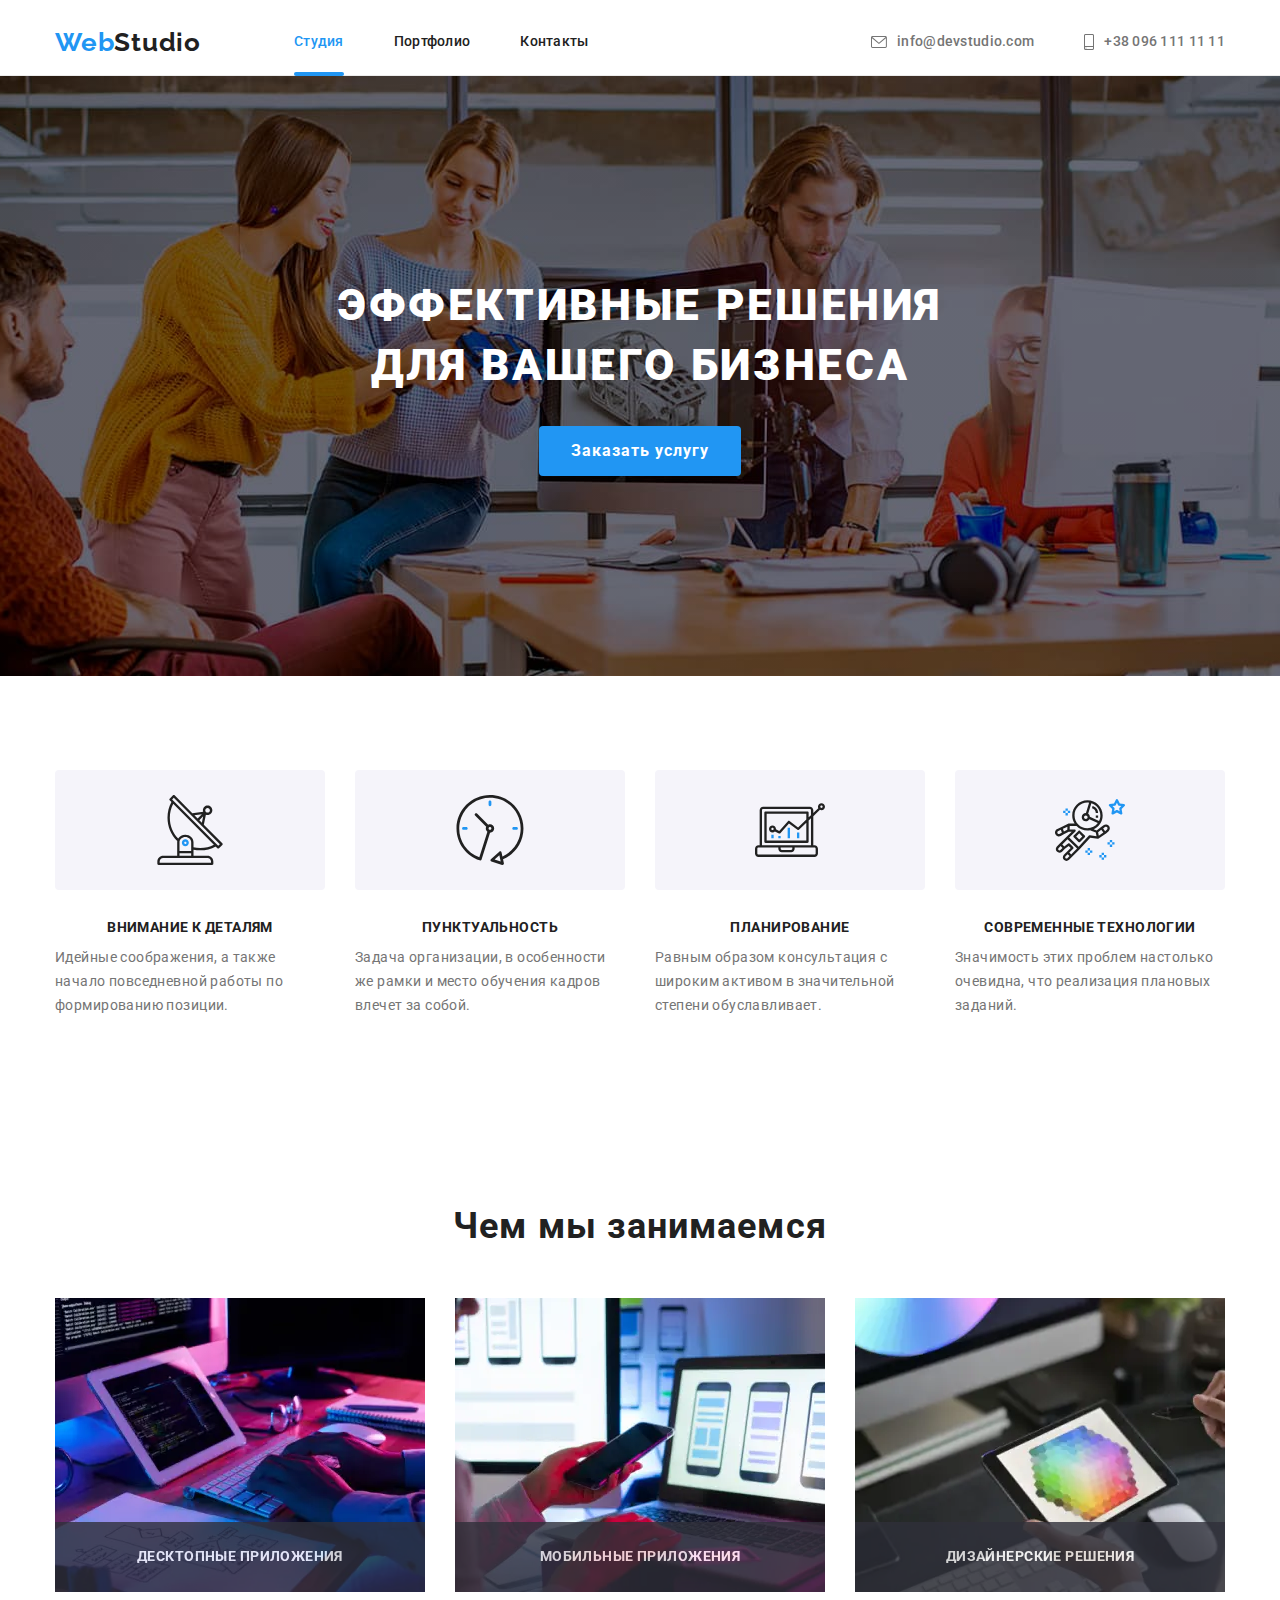
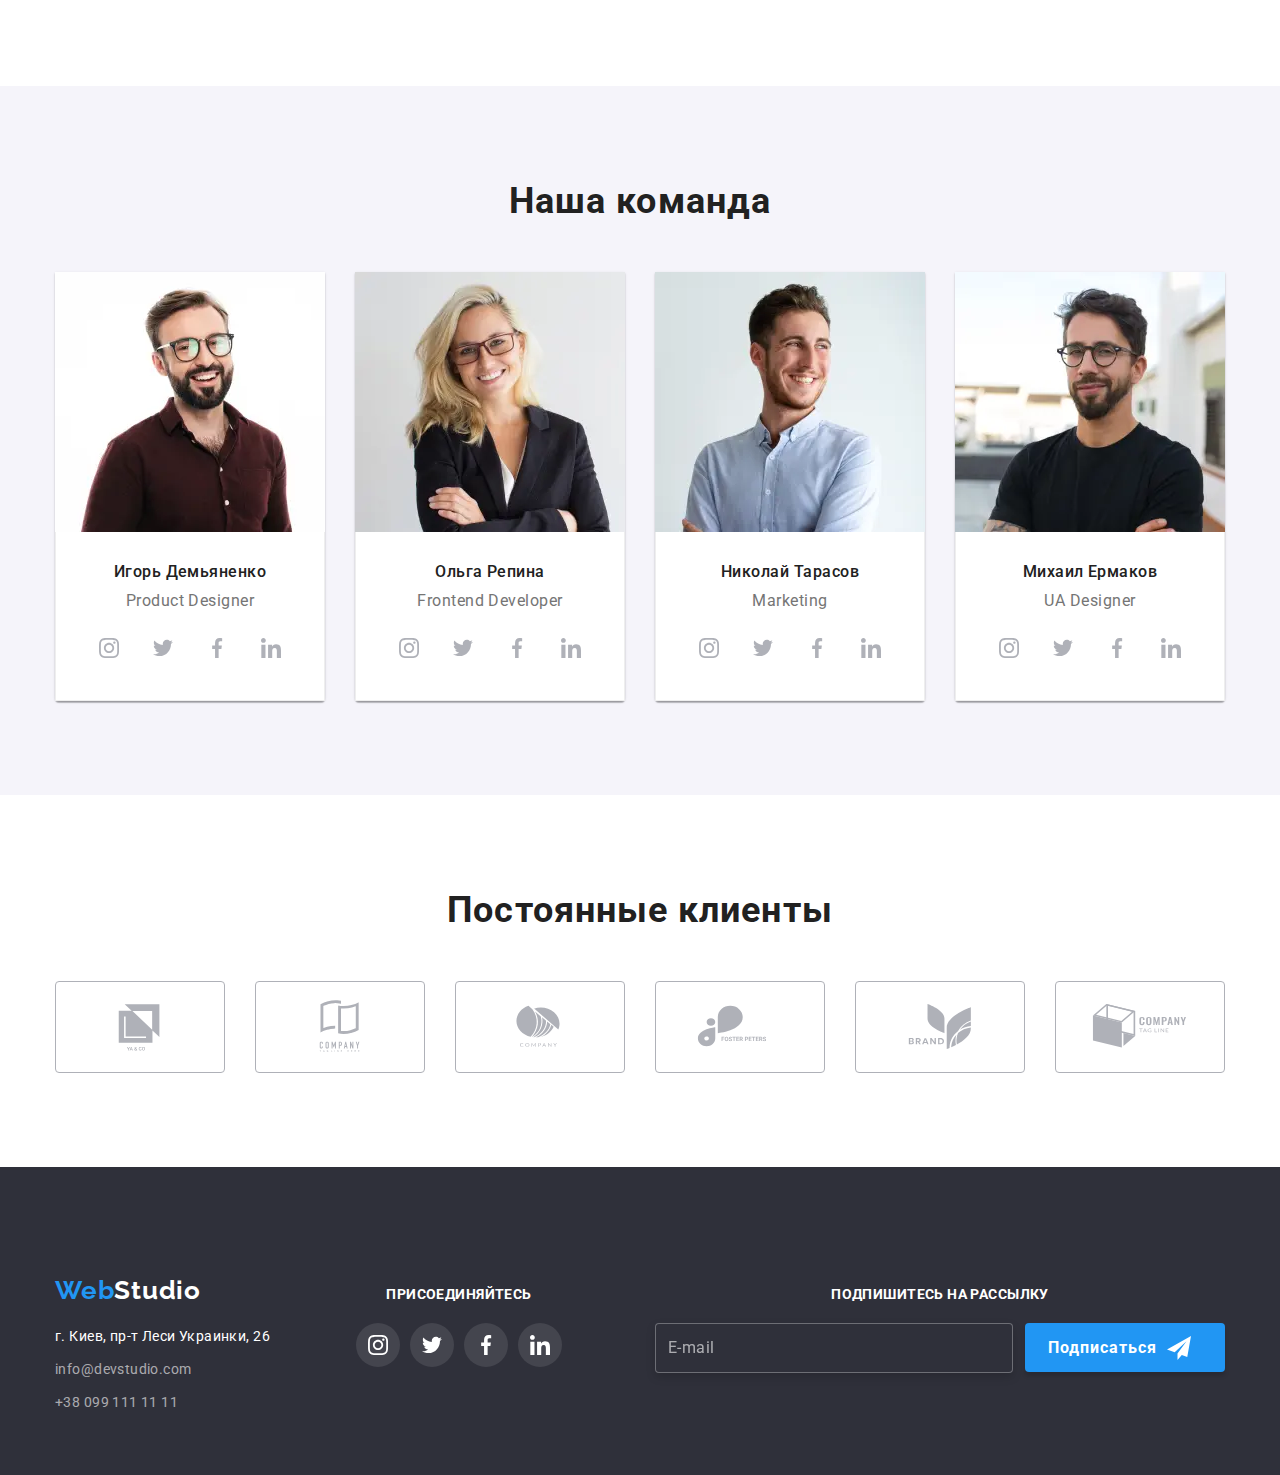
<file: index.html>
<!DOCTYPE html>
<html lang="ru">
  <head>
    <meta charset="UTF-8" />
    <meta http-equiv="X-UA-Compatible" content="IE=edge" />
    <meta name="viewport" content="width=device-width, initial-scale=1.0" />
    <title>Document</title>
    <link
      rel="stylesheet"
      href="https://cdnjs.cloudflare.com/ajax/libs/modern-normalize/1.1.0/modern-normalize.min.css"
    />
    <link rel="preconnect" href="https://fonts.googleapis.com" />
    <link rel="preconnect" href="https://fonts.gstatic.com" crossorigin />
    <link rel="preconnect" href="https://fonts.googleapis.com" />
    <link rel="preconnect" href="https://fonts.gstatic.com" crossorigin />
    <link
      href="https://fonts.googleapis.com/css2?family=Raleway:wght@700&family=Roboto:wght@400;500;700;900&display=swap"
      rel="stylesheet"
    />
    <link
      rel="stylesheet"
      href="https://cdnjs.cloudflare.com/ajax/libs/modern-normalize/1.1.0/modern-normalize.min.css"
    />
    <link rel="stylesheet" href="./css/main.min.css" />
  </head>
  <body class="body">
    <header class="header">
      <div class="container header__container">
        <nav class="navigation">
          <a href="" class="logo header__logo"
            ><span class="logo__color">Web</span>Studio</a
          >
          <ul class="navigation__list">
            <li class="navigation__item">
              <a
                href="./index.html"
                class="navigation__link navigation__current"
                ><span class="navigation__color-studio">Студия</span></a
              >
            </li>
            <li class="navigation__item">
              <a href="./portfolio.html" class="navigation__link">Портфолио</a>
            </li>
            <li class="navigation__item">
              <a href="" class="navigation__link">Контакты</a>
            </li>
          </ul>
        </nav>
        <button type="button" class="mobile-menu-btn" data-menu-open>
          <svg class="mobile-menu-item" width="40" height="40">
            <use href="./images/icons.svg#index-menu-item"></use>
          </svg>
        </button>
        <ul class="contacts-list">
          <li class="contacts-list__item">
            <a href="mailto:info@devstudio.com" class="contacts-list__link-tel"
              ><svg class="contacts-list__svg-icon" width="16" height="12">
                <use href="./images/icons.svg#icon-envelope"></use>
              </svg>
              info@devstudio.com
            </a>
          </li>
          <li class="contacts-list__item">
            <a href="tel:+380961111111" class="contacts-list__link-tel"
              ><svg class="contacts-list__svg-icon" width="10" height="16">
                <use href="./images/icons.svg#icon-smartphone"></use>
              </svg>
              +38 096 111 11 11
            </a>
          </li>
        </ul>
        <div class="mobile-menu" data-menu>
          <div class="container mobile-menu__container">
            <button class="mobile-menu__close-btn" data-menu-close>
              <svg class="mobile-menu__close-icon" width="40" height="40">
                <use href="./images/icons.svg#icon-close-mobile"></use>
              </svg>
            </button>

            <ul class="navigation-list-mobile">
              <li class="navigation-list-mobile__item">
                <a href="" class="navigation-list-mobile__link">Студия</a>
              </li>
              <li class="navigation-list-mobile__item">
                <a href="" class="navigation-list-mobile__link">Портфолио</a>
              </li>
              <li class="navigation-list-mobile__item">
                <a href="" class="navigation-list-mobile__link">Контакты</a>
              </li>
            </ul>

            <ul class="contacts-list-mobile">
              <li class="contacts-list-mobile__item">
                <a href="" class="contacts-list-mobile__tel">
                  +38 096 111 11 11
                </a>
              </li>
              <li class="contacts-list-mobile__item">
                <a
                  href=""
                  class="contacts-list-mobile__tel contacts-list-mobile__email"
                  >info@devstudio.com</a
                >
              </li>
            </ul>

            <ul class="socials-networks-mobile">
              <li class="socials-networks-mobile__item mobile-current">
                <a
                  href="https://www.instagram.com"
                  class="socials-networks-mobile__link"
                  >Instagram</a
                >
              </li>
              <li class="socials-networks-mobile__item mobile-current">
                <a
                  href="https://www.twitter.com"
                  class="socials-networks-mobile__link"
                  >Twitter</a
                >
              </li>
              <li class="socials-networks-mobile__item mobile-current">
                <a
                  href="https://www.facebook.com"
                  class="socials-networks-mobile__link"
                  >Facebook</a
                >
              </li>
              <li class="socials-networks-mobile__item mobile-current">
                <a
                  href="https://www.linkedin.com"
                  class="socials-networks-mobile__link"
                  >Linkedin</a
                >
              </li>
            </ul>
          </div>
        </div>
      </div>
    </header>
    <main>
      <section class="hero">
        <div class="container">
          <h1 class="hero-title">Эффективные решения для вашего бизнеса</h1>
          <button data-modal-open type="button" class="btn">
            Заказать услугу
          </button>
        </div>
      </section>
      <section class="section">
        <div class="container">
          <h2 class="visually-hidden">Наши приемущества</h2>
          <ul class="benefits">
            <li class="benefits-item">
              <div class="benefits-div">
                <svg class="benefits__svg-icon" width="70" height="70">
                  <use href="./images/icons.svg#icon-antenna"></use>
                </svg>
              </div>
              <h2 class="benefits__title">Внимание к деталям</h2>
              <p class="benefits__text">
                Идейные соображения, а также начало повседневной работы по
                формированию позиции.
              </p>
            </li>
            <li class="benefits-item">
              <div class="benefits-div">
                <svg class="benefits__svg-icon" width="70" height="70">
                  <use href="./images/icons.svg#icon-clock"></use>
                </svg>
              </div>
              <h2 class="benefits__title">Пунктуальность</h2>
              <p class="benefits__text">
                Задача организации, в особенности же рамки и место обучения
                кадров влечет за собой.
              </p>
            </li>
            <li class="benefits-item">
              <div class="benefits-div">
                <svg class="benefits__svg-icon" width="70" height="70">
                  <use href="./images/icons.svg#icon-diagram"></use>
                </svg>
              </div>
              <h2 class="benefits__title">Планирование</h2>
              <p class="benefits__text">
                Равным образом консультация с широким активом в значительной
                степени обуславливает.
              </p>
            </li>
            <li class="benefits-item">
              <div class="benefits-div">
                <svg class="benefits__svg-icon" width="70" height="70">
                  <use href="./images/icons.svg#icon-astronaut"></use>
                </svg>
              </div>
              <h2 class="benefits__title">Современные технологии</h2>
              <p class="benefits__text">
                Значимость этих проблем настолько очевидна, что реализация
                плановых заданий.
              </p>
            </li>
          </ul>
        </div>
      </section>
      <section class="section section-work">
        <div class="container">
          <h2 class="work-title">Чем мы занимаемся</h2>
          <ul class="work">
            <li class="work__item">
              <div class="div-positions">
                <picture>
                  <source
                    srcset="
                      ./images/services-imgs/1200/service-1-1200@x1.webp 1x,
                      ./images/services-imgs/1200/service-1-1200@x2.webp 2x
                    "
                    media="(min-width: 1200px)"
                    type="image/webp"
                  />
                  <source
                    srcset="
                      ./images/services-imgs/1200/service-1-1200@x1.jpg 1x,
                      ./images/services-imgs/1200/service-1-1200@x2.jpg 2x
                    "
                    media="(min-width: 1200px)"
                  />
                  <img
                    src="./images/services-imgs/1200/service-1-1200@x1.jpg"
                    alt=" Пользователь работающий за планшетом с клавиатурой"
                    width="370"
                  />
                </picture>
                <p class="work__applications">Десктопные приложения</p>
              </div>
            </li>
            <li class="work__item">
              <div class="div-positions">
                <picture>
                  <source
                    srcset="
                      ./images/services-imgs/1200/service-2-1200@x1.webp 1x,
                      ./images/services-imgs/1200/service-2-1200@x2.webp 2x
                    "
                    media="(min-width: 1200px)"
                    type="image/webp"
                  />
                  <source
                    srcset="
                      ./images/services-imgs/1200/service-2-1200@x1.jpg 1x,
                      ./images/services-imgs/1200/service-2-1200@x2.jpg 2x
                    "
                    media="(min-width: 1200px)"
                  />
                  <img
                    src="./images/services-imgs/1200/service-2-1200@x1.jpg"
                    alt="Пользватель работающий за ноутбуком"
                    width="370"
                  />
                </picture>

                <p class="work__applications">Мобильные приложения</p>
              </div>
            </li>
            <li class="work__item">
              <div class="div-positions">
                <picture>
                  <source
                    srcset="
                      ./images/services-imgs/1200/service-3-1200@x1.webp 1x,
                      ./images/services-imgs/1200/service-3-1200@x2.webp 2x
                    "
                    media="(min-width: 1200px)"
                    type="image/webp"
                  />
                  <source
                    srcset="
                      ./images/services-imgs/1200/service-3-1200@x1.jpg 1x,
                      ./images/services-imgs/1200/service-3-1200@x2.jpg 2x
                    "
                    media="(min-width: 1200px)"
                  />
                  <img
                    src="./images/services-imgs/1200/service-3-1200@x1.jpg"
                    alt="Пользователь работающий за планшетом"
                    width="370"
                  />
                </picture>

                <p class="work__applications">Дизайнерские решения</p>
              </div>
            </li>
          </ul>
        </div>
      </section>
      <section class="section section__background">
        <div class="container">
          <h2 class="team-title">Наша команда</h2>
          <ul class="team">
            <li class="team__item">
              <picture>
                <source
                  srcset="
                    ./images/team-member-imgs/1200/team-member-1-1200@x1.webp 1x,
                    ./images/team-member-imgs/1200/team-member-1-1200@x2.webp 2x
                  "
                  media="(min-width: 1200px)"
                  type="image/webp"
                />
                <source
                  srcset="
                    ./images/team-member-imgs/1200/team-member-1-1200@x1.jpg 1x,
                    ./images/team-member-imgs/1200/team-member-1-1200@x2.jpg 2x
                  "
                  media="(min-width: 1200px)"
                />
                <source
                  srcset="
                    ./images/team-member-imgs/768/team-member-1-768@x1.webp 1x,
                    ./images/team-member-imgs/768/team-member-1-768@x2.webp 2x
                  "
                  media="(min-width: 768px)"
                  type="image/webp"
                />
                <source
                  srcset="
                    ./images/team-member-imgs/768/team-member-1-768@x1.jpg 1x,
                    ./images/team-member-imgs/768/team-member-1-768@x2.jpg 2x
                  "
                  media="(min-width: 768px)"
                />
                <source
                  srcset="
                    ./images/team-member-imgs/480/team-member-1-480@x1.webp 1x,
                    ./images/team-member-imgs/480/team-member-1-480@x2.webp 2x
                  "
                  media="(max-width: 767px)"
                  type="image/webp"
                />
                <source
                  srcset="
                    ./images/team-member-imgs/480/team-member-1-480@x1.jpg 1x,
                    ./images/team-member-imgs/480/team-member-1-480@x2.jpg 2x
                  "
                  media="(max-width: 767px)"
                />
                <img
                  src="./images/team-member-imgs/768/team-member-1-480@x1.jpg"
                  alt="Фото Product Designer"
                  width="450"
                />
              </picture>

              <div class="team-div">
                <h3 class="team__name">Игорь Демьяненко</h3>
                <p lang="en" class="team__text">Product Designer</p>
                <ul class="socials-networks socials-networks-margin">
                  <li class="socials-networks__item">
                    <a
                      href=""
                      class="socials-networks__link socials-networks__link-light"
                    >
                      <svg class="socials-networks__svg" width="20" height="20">
                        <use href="./images/icons.svg#icon-instagram"></use>
                      </svg>
                    </a>
                  </li>
                  <li class="socials-networks__item">
                    <a
                      href=""
                      class="socials-networks__link socials-networks__link-light"
                    >
                      <svg class="socials-networks__svg" width="20" height="20">
                        <use href="./images/icons.svg#icon-twitter"></use>
                      </svg>
                    </a>
                  </li>
                  <li class="socials-networks__item">
                    <a
                      href=""
                      class="socials-networks__link socials-networks__link-light"
                    >
                      <svg class="socials-networks__svg" width="20" height="20">
                        <use href="./images/icons.svg#icon-facebook"></use>
                      </svg>
                    </a>
                  </li>
                  <li class="socials-networks__item">
                    <a
                      href=""
                      class="socials-networks__link socials-networks__link-light"
                    >
                      <svg class="socials-networks__svg" width="20" height="20">
                        <use href="./images/icons.svg#icon-linkedin"></use>
                      </svg>
                    </a>
                  </li>
                </ul>
              </div>
            </li>
            <li class="team__item">
              <picture>
                <source
                  srcset="
                    ./images/team-member-imgs/1200/team-member-2-1200@x1.webp 1x,
                    ./images/team-member-imgs/1200/team-member-2-1200@x2.webp 2x
                  "
                  media="(min-width: 1200px)"
                  type="image/webp"
                />
                <source
                  srcset="
                    ./images/team-member-imgs/1200/team-member-2-1200@x1.jpg 1x,
                    ./images/team-member-imgs/1200/team-member-2-1200@x2.jpg 2x
                  "
                  media="(min-width: 1200px)"
                />
                <source
                  srcset="
                    ./images/team-member-imgs/768/team-member-2-768@x1.webp 1x,
                    ./images/team-member-imgs/768/team-member-2-768@x2.webp 2x
                  "
                  media="(min-width: 768px)"
                  type="image/webp"
                />
                <source
                  srcset="
                    ./images/team-member-imgs/768/team-member-2-768@x1.jpg 1x,
                    ./images/team-member-imgs/768/team-member-2-768@x2.jpg 2x
                  "
                  media="(min-width: 768px)"
                />
                <source
                  srcset="
                    ./images/team-member-imgs/480/team-member-2-480@x1.webp 1x,
                    ./images/team-member-imgs/480/team-member-2-480@x2.webp 2x
                  "
                  media="(max-width: 767px)"
                  type="image/webp"
                />
                <source
                  srcset="
                    ./images/team-member-imgs/480/team-member-2-480@x1.jpg 1x,
                    ./images/team-member-imgs/480/team-member-2-480@x2.jpg 2x
                  "
                  media="(max-width: 767px)"
                />
                <img
                  src="./images/team-member-imgs/480/team-member-2-480@x1.jpg"
                  alt="Фото Frontend Developer"
                  width="450"
                />
              </picture>
              <div class="team-div">
                <h3 class="team__name">Ольга Репина</h3>
                <p lang="en" class="team__text">Frontend Developer</p>
                <ul class="socials-networks socials-networks-margin">
                  <li class="socials-networks__item">
                    <a
                      href=""
                      class="socials-networks__link socials-networks__link-light"
                    >
                      <svg class="socials-networks__svg" width="20" height="20">
                        <use href="./images/icons.svg#icon-instagram"></use>
                      </svg>
                    </a>
                  </li>
                  <li class="socials-networks__item">
                    <a
                      href=""
                      class="socials-networks__link socials-networks__link-light"
                    >
                      <svg class="socials-networks__svg" width="20" height="20">
                        <use href="./images/icons.svg#icon-twitter"></use>
                      </svg>
                    </a>
                  </li>
                  <li class="socials-networks__item">
                    <a
                      href=""
                      class="socials-networks__link socials-networks__link-light"
                    >
                      <svg class="socials-networks__svg" width="20" height="20">
                        <use href="./images/icons.svg#icon-facebook"></use>
                      </svg>
                    </a>
                  </li>
                  <li class="socials-networks__item">
                    <a
                      href=""
                      class="socials-networks__link socials-networks__link-light"
                    >
                      <svg class="socials-networks__svg" width="20" height="20">
                        <use href="./images/icons.svg#icon-linkedin"></use>
                      </svg>
                    </a>
                  </li>
                </ul>
              </div>
            </li>
            <li class="team__item">
              <picture>
                <source
                  srcset="
                    ./images/team-member-imgs/1200/team-member-3-1200@x1.webp 1x,
                    ./images/team-member-imgs/1200/team-member-3-1200@x2.webp 2x
                  "
                  media="(min-width: 1200px)"
                  type="image/webp"
                />
                <source
                  srcset="
                    ./images/team-member-imgs/1200/team-member-3-1200@x1.jpg 1x,
                    ./images/team-member-imgs/1200/team-member-3-1200@x2.jpg 2x
                  "
                  media="(min-width: 1200px)"
                />
                <source
                  srcset="
                    ./images/team-member-imgs/768/team-member-3-768@x1.webp 1x,
                    ./images/team-member-imgs/768/team-member-3-768@x2.webp 2x
                  "
                  media="(min-width: 768px)"
                  type="image/webp"
                />
                <source
                  srcset="
                    ./images/team-member-imgs/768/team-member-3-768@x1.jpg 1x,
                    ./images/team-member-imgs/768/team-member-3-768@x2.jpg 2x
                  "
                  media="(min-width: 768px)"
                />
                <source
                  srcset="
                    ./images/team-member-imgs/480/team-member-3-480@x1.webp 1x,
                    ./images/team-member-imgs/480/team-member-3-480@x2.webp 2x
                  "
                  media="(max-width: 767px)"
                  type="image/webp"
                />
                <source
                  srcset="
                    ./images/team-member-imgs/480/team-member-3-480@x1.jpg 1x,
                    ./images/team-member-imgs/480/team-member-3-480@x2.jpg 2x
                  "
                  media="(max-width: 767px)"
                />
                <img
                  src="./images/team-member-imgs/768/team-member-3-480@x1.jpg"
                  alt="Фото Marketing"
                  width="450"
                />
              </picture>

              <div class="team-div">
                <h3 class="team__name">Николай Тарасов</h3>
                <p lang="en" class="team__text">Marketing</p>
                <ul class="socials-networks socials-networks-margin">
                  <li class="socials-networks__item">
                    <a
                      href=""
                      class="socials-networks__link socials-networks__link-light"
                    >
                      <svg class="socials-networks__svg" width="20" height="20">
                        <use href="./images/icons.svg#icon-instagram"></use>
                      </svg>
                    </a>
                  </li>
                  <li class="socials-networks__item">
                    <a
                      href=""
                      class="socials-networks__link socials-networks__link-light"
                    >
                      <svg class="socials-networks__svg" width="20" height="20">
                        <use href="./images/icons.svg#icon-twitter"></use>
                      </svg>
                    </a>
                  </li>
                  <li class="socials-networks__item">
                    <a
                      href=""
                      class="socials-networks__link socials-networks__link-light"
                    >
                      <svg class="socials-networks__svg" width="20" height="20">
                        <use href="./images/icons.svg#icon-facebook"></use>
                      </svg>
                    </a>
                  </li>
                  <li class="socials-networks__item">
                    <a
                      href=""
                      class="socials-networks__link socials-networks__link-light"
                    >
                      <svg class="socials-networks__svg" width="20" height="20">
                        <use href="./images/icons.svg#icon-linkedin"></use>
                      </svg>
                    </a>
                  </li>
                </ul>
              </div>
            </li>
            <li class="team__item">
              <picture>
                <source
                  srcset="
                    ./images/team-member-imgs/1200/team-member-4-1200@x1.webp 1x,
                    ./images/team-member-imgs/1200/team-member-4-1200@x2.webp 2x
                  "
                  media="(min-width: 1200px)"
                  type="image/webp"
                />
                <source
                  srcset="
                    ./images/team-member-imgs/1200/team-member-4-1200@x1.jpg 1x,
                    ./images/team-member-imgs/1200/team-member-4-1200@x2.jpg 2x
                  "
                  media="(min-width: 1200px)"
                />
                <source
                  srcset="
                    ./images/team-member-imgs/768/team-member-4-768@x1.webp 1x,
                    ./images/team-member-imgs/768/team-member-4-768@x2.webp 2x
                  "
                  media="(min-width: 768px)"
                  type="image/webp"
                />
                <source
                  srcset="
                    ./images/team-member-imgs/768/team-member-4-768@x1.jpg 1x,
                    ./images/team-member-imgs/768/team-member-4-768@x2.jpg 2x
                  "
                  media="(min-width: 768px)"
                />
                <source
                  srcset="
                    ./images/team-member-imgs/480/team-member-4-480@x1.webp 1x,
                    ./images/team-member-imgs/480/team-member-4-480@x2.webp 2x
                  "
                  media="(max-width: 767px)"
                  type="image/webp"
                />
                <source
                  srcset="
                    ./images/team-member-imgs/480/team-member-4-480@x1.jpg 1x,
                    ./images/team-member-imgs/480/team-member-4-480@x2.jpg 2x
                  "
                  media="(max-width: 767px)"
                />
                <img
                  src="./images/team-member-imgs/768/team-member-4-480@x1.jpg"
                  alt="Фото UI Designer"
                  width="450"
                />
              </picture>

              <div class="team-div">
                <h3 class="team__name">Михаил Ермаков</h3>
                <p lang="en" class="team__text">UA Designer</p>
                <ul class="socials-networks socials-networks-margin">
                  <li class="socials-networks__item">
                    <a
                      href=""
                      class="socials-networks__link socials-networks__link-light"
                    >
                      <svg class="socials-networks__svg" width="20" height="20">
                        <use href="./images/icons.svg#icon-instagram"></use>
                      </svg>
                    </a>
                  </li>
                  <li class="socials-networks__item">
                    <a
                      href=""
                      class="socials-networks__link socials-networks__link-light"
                    >
                      <svg class="socials-networks__svg" width="20" height="20">
                        <use href="./images/icons.svg#icon-twitter"></use>
                      </svg>
                    </a>
                  </li>
                  <li class="socials-networks__item">
                    <a
                      href=""
                      class="socials-networks__link socials-networks__link-light"
                    >
                      <svg class="socials-networks__svg" width="20" height="20">
                        <use href="./images/icons.svg#icon-facebook"></use>
                      </svg>
                    </a>
                  </li>
                  <li class="socials-networks__item">
                    <a
                      href=""
                      class="socials-networks__link socials-networks__link-light"
                    >
                      <svg class="socials-networks__svg" width="20" height="20">
                        <use href="./images/icons.svg#icon-linkedin"></use>
                      </svg>
                    </a>
                  </li>
                </ul>
              </div>
            </li>
          </ul>
        </div>
      </section>
      <section class="section">
        <div class="container">
          <h2 class="clients-title">Постоянные клиенты</h2>
          <ul class="clients">
            <li class="clients__item">
              <a href="" class="clients__link">
                <svg class="clients__svg" width="106" height="60">
                  <use href="./images/icons.svg#icon-Logo-6"></use>
                </svg>
              </a>
            </li>
            <li class="clients__item">
              <a href="" class="clients__link">
                <svg class="clients__svg" width="106px" height="60px">
                  <use href="./images/icons.svg#icon-Logo-1"></use>
                </svg>
              </a>
            </li>
            <li class="clients__item">
              <a href="" class="clients__link">
                <svg class="clients__svg" width="106" height="60">
                  <use href="./images/icons.svg#icon-Logo-3"></use>
                </svg>
              </a>
            </li>
            <li class="clients__item">
              <a href="" class="clients__link">
                <svg class="clients__svg" width="106" height="60">
                  <use href="./images/icons.svg#icon-Logo-2"></use>
                </svg>
              </a>
            </li>
            <li class="clients__item">
              <a href="" class="clients__link">
                <svg class="clients__svg" width="106" height="60">
                  <use href="./images/icons.svg#icon-Logo-4"></use>
                </svg>
              </a>
            </li>
            <li class="clients__item">
              <a href="" class="clients__link">
                <svg class="clients__svg" width="106" height="60">
                  <use href="./images/icons.svg#icon-Logo-5"></use>
                </svg>
              </a>
            </li>
          </ul>
        </div>
      </section>
    </main>
    <footer class="footer">
      <div class="container footer__container">
        <div class="width-adress">
          <a href="" class="logo footer__logo"
            ><span class="logo__color">Web</span>Studio</a
          >
          <address class="address">
            <ul class="address__list">
              <li class="address__item">
                <a href="" class="address__link-location"
                  >г. Киев, пр-т Леси Украинки, 26</a
                >
              </li>
              <li class="address__item">
                <a href="mailto:info@devstudio.com" class="address__link"
                  >info@devstudio.com</a
                >
              </li>
              <li class="address__item">
                <a href="tel:+380991111111" class="address__link"
                  >+38 099 111 11 11</a
                >
              </li>
            </ul>
          </address>
        </div>
        <div class="join-size">
          <h3 class="join">Присоединяйтесь</h3>
          <ul class="socials-networks">
            <li class="socials-networks__item">
              <a
                href=""
                class="socials-networks__link socials-networks-link-dark"
              >
                <svg
                  class="socials-networks__svg socials-networks-weight-icon"
                  width="20"
                  height="20"
                >
                  <use href="./images/icons.svg#icon-instagram"></use>
                </svg>
              </a>
            </li>
            <li class="socials-networks__item">
              <a
                href=""
                class="socials-networks__link socials-networks-link-dark"
              >
                <svg
                  class="socials-networks__svg socials-networks-weight-icon"
                  width="20"
                  height="20"
                >
                  <use href="./images/icons.svg#icon-twitter"></use>
                </svg>
              </a>
            </li>
            <li class="socials-networks__item">
              <a
                href=""
                class="socials-networks__link socials-networks-link-dark"
              >
                <svg
                  class="socials-networks__svg socials-networks-weight-icon"
                  width="20"
                  height="20"
                >
                  <use href="./images/icons.svg#icon-facebook"></use>
                </svg>
              </a>
            </li>
            <li class="socials-networks__item">
              <a
                href=""
                class="socials-networks__link socials-networks-link-dark"
              >
                <svg
                  class="socials-networks__svg socials-networks-weight-icon"
                  width="20"
                  height="20"
                >
                  <use href="./images/icons.svg#icon-linkedin"></use>
                </svg>
              </a>
            </li>
          </ul>
        </div>
        <div class="subscribe-size">
          <h2 class="subscribe">Подпишитесь на рассылку</h2>
          <form class="form">
            <label class="form__button" for="form__input"></label>
            <input
              type="text"
              name="form__input"
              id="form__input"
              placeholder="E-mail"
              class="form__input"
            />
            <button type="submit" class="submit-footer">
              Подписаться
              <svg class="submit-footer__icon-send" width="24" height="24">
                <use href="./images/icons.svg#icon-icon-send"></use>
              </svg>
            </button>
          </form>
        </div>
      </div>
    </footer>

    <div class="backdrop is-hidden" data-modal>
      <div class="modal">
        <button class="btn-mod" data-modal-close>
          <svg class="btn-svg" width="18" height="18">
            <use href="./images/icons.svg#icon-close-black-18dp-2-1-1"></use>
          </svg>
        </button>
        <form class="modal-form">
          <div class="form-studia">
            <p class="modal-feedback">
              Оставьте свои данные, мы вам перезвоним
            </p>
            <div class="form-field">
              <label for="name" class="lable">Имя</label>
              <input type="text" name="name" id="name" class="input" />
              <svg class="icon-form icon-person-form" width="18" height="18">
                <use href="./images/icons.svg#icon-person-black-18dp"></use>
              </svg>
            </div>
            <div class="form-field">
              <label for="tel" class="lable">Телефон </label>
              <input type="tel" name="tel" id="tel" class="input" />
              <svg class="icon-form icon-phone-form" width="18" height="18">
                <use href="./images/icons.svg#icon-phone-black-18dp"></use>
              </svg>
            </div>
            <div class="form-field">
              <label for="mail" class="lable">Почта</label>
              <input type="email" name="mail" id="mail" class="input" />
              <svg class="icon-form icon-email-form" width="18" height="18">
                <use href="./images/icons.svg#icon-email-black-18dp"></use>
              </svg>
            </div>
            <div class="form-field form-textarea">
              <label for="coment" class="coment-textarea">Комментарий</label>
              <textarea
                name="coment"
                id="coment"
                placeholder="Введите текст"
                class="textarea-modal"
              ></textarea>
            </div>
          </div>
          <div class="form-submit">
            <input
              type="checkbox"
              name="check-agree"
              id="check-agree"
              class="check-agree visually-hidden"
            />
            <label for="check-agree" class="checkbox-lable">
              <span>
                <svg class="checkbox-svg" width="16" height="15">
                  <use href="./images/icons.svg#icon-check"></use>
                </svg>
              </span>
              Соглашаюсь с рассылкой и принимаю
              <a href="">
                <span class="checkbox-condition">Условия договора </span></a
              ></label
            >
          </div>
          <button type="submit" class="submit">Отправить</button>
        </form>
      </div>
    </div>
    <script src="./js/modal.js"></script>
    <script src="./js/menu.js"></script>
  </body>
</html>
</file>
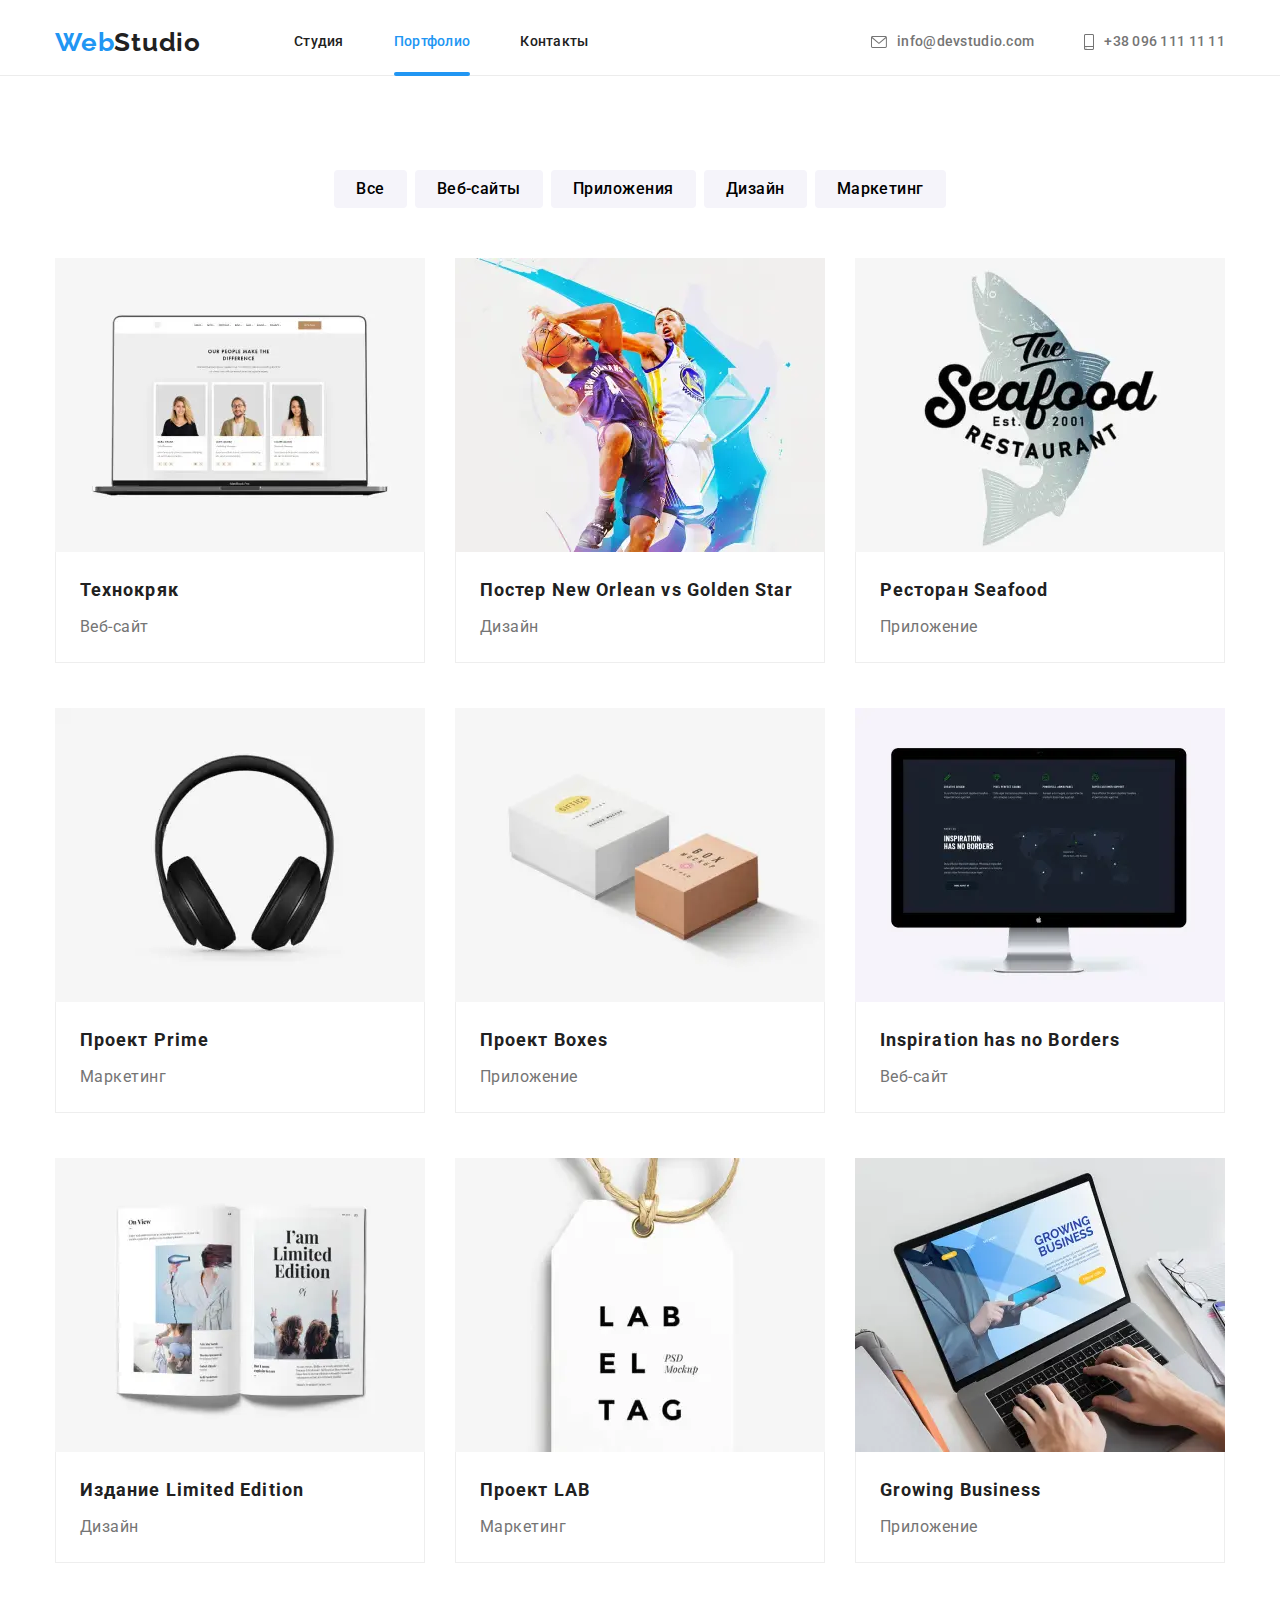
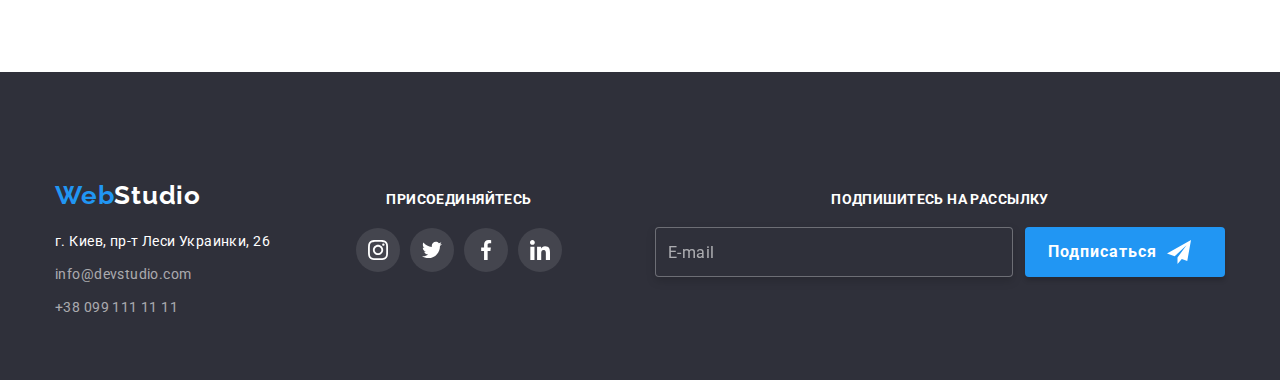
<file: portfolio.html>
<!DOCTYPE html>
<html lang="ru">
  <head>
    <meta charset="UTF-8" />
    <meta http-equiv="X-UA-Compatible" content="IE=edge" />
    <meta name="viewport" content="width=device-width, initial-scale=1.0" />
    <title>Document</title>
    <link
      rel="stylesheet"
      href="https://cdnjs.cloudflare.com/ajax/libs/modern-normalize/1.1.0/modern-normalize.min.css"
    />
    <link rel="preconnect" href="https://fonts.googleapis.com" />
    <link rel="preconnect" href="https://fonts.gstatic.com" crossorigin />
    <link rel="preconnect" href="https://fonts.googleapis.com" />
    <link rel="preconnect" href="https://fonts.gstatic.com" crossorigin />
    <link
      href="https://fonts.googleapis.com/css2?family=Raleway:wght@700&family=Roboto:wght@400;500;700;900&display=swap"
      rel="stylesheet"
    />
    <link rel="stylesheet" href="./css/main.min.css" />
  </head>
  <body class="body">
    <header class="header">
      <div class="container header__container">
        <nav class="navigation">
          <a href="" class="logo header__logo"
            ><span class="logo__color">Web</span>Studio</a
          >
          <ul class="navigation__list">
            <li class="navigation__item">
              <a href="./index.html" class="navigation__link">Студия</a>
            </li>
            <li class="navigation__item">
              <a
                href="./portfolio.html"
                class="navigation__link navigation__current"
              >
                <span class="navigation__color-studio">Портфолио</span></a
              >
            </li>
            <li class="navigation__item">
              <a href="" class="navigation__link">Контакты</a>
            </li>
          </ul>
        </nav>
        <button type="button" class="mobile-menu-btn" data-menu-open>
          <svg class="mobile-menu-item" width="40" height="40">
            <use href="./images/icons.svg#index-menu-item"></use>
          </svg>
        </button>
        <ul class="contacts-list">
          <li class="contacts-list__item">
            <a href="mailto:info@devstudio.com" class="contacts-list__link-tel"
              ><svg class="contacts-list__svg-icon" width="16" height="12">
                <use href="./images/icons.svg#icon-envelope"></use>
              </svg>
              info@devstudio.com
            </a>
          </li>
          <li class="contacts-list__item">
            <a href="tel:+380961111111" class="contacts-list__link-tel"
              ><svg class="contacts-list__svg-icon" width="10" height="16">
                <use href="./images/icons.svg#icon-smartphone"></use>
              </svg>
              +38 096 111 11 11
            </a>
          </li>
        </ul>

        <div class="mobile-menu" data-menu>
          <div class="container mobile-menu__container">
            <button class="mobile-menu__close-btn" data-menu-close>
              <svg class="mobile-menu__close-icon" width="40" height="40">
                <use href="./images/icons.svg#icon-close-mobile"></use>
              </svg>
            </button>

            <ul class="navigation-list-mobile">
              <li class="navigation-list-mobile__item">
                <a href="" class="navigation-list-mobile__link"
                  ><span class="navigation-list-mobile__color-studio"
                    >Студия</span
                  ></a
                >
              </li>
              <li class="navigation-list-mobile__item">
                <a href="" class="navigation-list-mobile__link">Портфолио</a>
              </li>
              <li class="navigation-list-mobile__item">
                <a href="" class="navigation-list-mobile__link">Контакты</a>
              </li>
            </ul>

            <ul class="contacts-list-mobile">
              <li class="contacts-list-mobile__item">
                <a href="" class="contacts-list-mobile__tel">
                  +38 096 111 11 11
                </a>
              </li>
              <li class="contacts-list-mobile__item">
                <a
                  href=""
                  class="contacts-list-mobile__tel contacts-list-mobile__email"
                  >info@devstudio.com</a
                >
              </li>
            </ul>

            <ul class="socials-networks-mobile">
              <li class="socials-networks-mobile__item mobile-current">
                <a
                  href="https://www.instagram.com"
                  class="socials-networks-mobile__link"
                  >Instagram</a
                >
              </li>
              <li class="socials-networks-mobile__item mobile-current">
                <a
                  href="https://www.twitter.com"
                  class="socials-networks-mobile__link"
                  >Twitter</a
                >
              </li>
              <li class="socials-networks-mobile__item mobile-current">
                <a
                  href="https://www.facebook.com"
                  class="socials-networks-mobile__link"
                  >Facebook</a
                >
              </li>
              <li class="socials-networks-mobile__item mobile-current">
                <a
                  href="https://www.linkedin.com"
                  class="socials-networks-mobile__link"
                  >Linkedin</a
                >
              </li>
            </ul>
          </div>
        </div>
      </div>
    </header>
    <main>
      <section class="section">
        <div class="container">
          <h1 class="visually-hidden">Фильтры</h1>
          <ul class="filter">
            <li class="filter__item">
              <button type="button" class="filter__btn">Все</button>
            </li>
            <li class="filter__item">
              <button type="button" class="filter__btn">Веб-сайты</button>
            </li>
            <li class="filter__item">
              <button type="button" class="filter__btn">Приложения</button>
            </li>
            <li class="filter__item">
              <button type="button" class="filter__btn">Дизайн</button>
            </li>
            <li class="filter__item">
              <button type="button" class="filter__btn">Маркетинг</button>
            </li>
          </ul>
          <ul class="content">
            <li class="content__item">
              <a href="" class="content__link">
                <div class="owerlay">
                  <div class="owerlay__div">
                    <p class="owerlay__text">
                      Технокряк это современная площадка распространения
                      коронавируса. Компании используют эту платформу для
                      цифрового шпионажа и атак на защищённые сервера
                      конкурентов.
                    </p>
                  </div>
                  <picture>
                    <source
                      srcset="
                        ./images/portfolio-imgs/1200/portfolio-img-1-1200@x1.webp 1x,
                        ./images/portfolio-imgs/1200/portfolio-img-1-1200@x2.webp 2x
                      "
                      media="(min-width: 1200px)"
                      type="image/webp"
                    />
                    <source
                      srcset="
                        .,
                        ./images/portfolio-imgs/1200/portfolio-img-1-1200@x2.jpg 2x
                      "
                      media="(min-width: 1200px)"
                    />
                    <source
                      srcset="
                        ./images/portfolio-imgs/768/portfolio-img-1-768@x1.webp 1x,
                        ./images/portfolio-imgs/768/portfolio-img-1-768@x2.webp 2x
                      "
                      media="(min-width: 768px)"
                      type="image/webp"
                    />
                    <source
                      srcset="
                        ./images/portfolio-imgs/768/portfolio-img-1-768@x1.jpg 1x,
                        ./images/portfolio-imgs/768/portfolio-img-1-768@x2.jpg 2x
                      "
                      media="(min-width: 768px)"
                    />
                    <source
                      srcset="
                        ./images/portfolio-imgs/480/portfolio-img-1-480@x1.webp 1x,
                        ./images/portfolio-imgs/480/portfolio-img-1-480@x2.webp 2x
                      "
                      media="(max-width: 767px)"
                      type="image/webp"
                    />
                    <source
                      srcset="
                        ./images/portfolio-imgs/480/portfolio-img-1-480@x1.jpg 1x,
                        ./images/portfolio-imgs/480/portfolio-img-1-480@x2.jpg 2x
                      "
                      media="(max-width: 767px)"
                    />
                    <img
                      src="./images/portfolio-imgs/480/portfolio-img-1-480@x1.jpg"
                      alt="Фото команды проэкта"
                      class="content__foto"
                    />
                  </picture>
                </div>

                <div class="content__div content-div__first">
                  <h2 class="content__title">Технокряк</h2>
                  <p class="content__text">Веб-сайт</p>
                </div>
              </a>
            </li>
            <li class="content__item">
              <a href="" class="content__link">
                <div class="owerlay">
                  <div class="owerlay__div">
                    <p class="owerlay__text">
                      Технокряк это современная площадка распространения
                      коронавируса. Компании используют эту платформу для
                      цифрового шпионажа и атак на защищённые сервера
                      конкурентов.
                    </p>
                  </div>
                  <picture>
                    <source
                      srcset="
                        ./images/portfolio-imgs/1200/portfolio-img-2-1200@x1.webp 1x,
                        ./images/portfolio-imgs/1200/portfolio-img-2-1200@x2.webp 2x
                      "
                      media="(min-width: 1200px)"
                      type="image/webp"
                    />
                    <source
                      srcset="
                        ./images/portfolio-imgs/1200/portfolio-img-2-1200@x1.jpg 1x,
                        ./images/portfolio-imgs/1200/portfolio-img-2-1200@x2.jpg 2x
                      "
                      media="(min-width: 1200px)"
                    />
                    <source
                      srcset="
                        ./images/portfolio-imgs/768/portfolio-img-2-768@x1.webp 1x,
                        ./images/portfolio-imgs/768/portfolio-img-2-768@x2.webp 2x
                      "
                      media="(min-width: 768px)"
                      type="image/webp"
                    />
                    <source
                      srcset="
                        ./images/portfolio-imgs/768/portfolio-img-2-768@x1.jpg 1x,
                        ./images/portfolio-imgs/768/portfolio-img-2-768@x2.jpg 2x
                      "
                      media="(min-width: 768px)"
                    />
                    <source
                      srcset="
                        ./images/portfolio-imgs/480/portfolio-img-2-480@x1.webp 1x,
                        ./images/portfolio-imgs/480/portfolio-img-2-480@x2.webp 2x
                      "
                      media="(max-width: 767px)"
                      type="image/webp"
                    />
                    <source
                      srcset="
                        ./images/portfolio-imgs/480/portfolio-img-2-480@x1.jpg 1x,
                        ./images/portfolio-imgs/480/portfolio-img-2-480@x2.jpg 2x
                      "
                      media="(max-width: 767px)"
                    />
                    <img
                      src=" ./images/portfolio-imgs/480/portfolio-img-2-480@x1.jpg"
                      alt="Фото постера New Orlean vs Golden Star"
                      class="content__foto"
                    />
                  </picture>
                </div>
                <div class="content__div">
                  <h2 class="content__title">
                    Постер New Orlean vs Golden Star
                  </h2>
                  <p class="content__text">Дизайн</p>
                </div>
              </a>
            </li>
            <li class="content__item">
              <a href="" class="content__link">
                <div class="owerlay">
                  <div class="owerlay__div">
                    <p class="owerlay__text">
                      Технокряк это современная площадка распространения
                      коронавируса. Компании используют эту платформу для
                      цифрового шпионажа и атак на защищённые сервера
                      конкурентов.
                    </p>
                  </div>
                  <picture>
                    <source
                      srcset="
                        ./images/portfolio-imgs/1200/portfolio-img-3-1200@x1.webp 1x,
                        ./images/portfolio-imgs/1200/portfolio-img-3-1200@x2.webp 2x
                      "
                      media="(min-width: 1200px)"
                      type="image/webp"
                    />
                    <source
                      srcset="
                        ./images/portfolio-imgs/1200/portfolio-img-3-1200@x1.jpg 1x,
                        ./images/portfolio-imgs/1200/portfolio-img-3-1200@x2.jpg 2x
                      "
                      media="(min-width: 1200px)"
                    />
                    <source
                      srcset="
                        ./images/portfolio-imgs/768/portfolio-img-3-768@x1.webp 1x,
                        ./images/portfolio-imgs/768/portfolio-img-3-768@x2.webp 2x
                      "
                      media="(min-width: 768px)"
                      type="image/webp"
                    />
                    <source
                      srcset="
                        ./images/portfolio-imgs/768/portfolio-img-3-768@x1.jpg 1x,
                        ./images/portfolio-imgs/768/portfolio-img-3-768@x2.jpg 2x
                      "
                      media="(min-width: 768px)"
                    />
                    <source
                      srcset="
                        ./images/portfolio-imgs/480/portfolio-img-3-480@x1.webp 1x,
                        ./images/portfolio-imgs/480/portfolio-img-3-480@x2.webp 2x
                      "
                      media="(max-width: 767px)"
                      type="image/webp"
                    />
                    <source
                      srcset="
                        ./images/portfolio-imgs/480/portfolio-img-3-480@x1.jpg 1x,
                        ./images/portfolio-imgs/480/portfolio-img-3-480@x2.jpg 2x
                      "
                      media="(max-width: 767px)"
                    />
                    <img
                      src="./images/portfolio-imgs/480/portfolio-img-3-480@x1.jpg"
                      alt="Логотип ресторана Seafood"
                      class="content__foto"
                    />
                  </picture>
                </div>
                <div class="content__div">
                  <h2 class="content__title">Ресторан Seafood</h2>
                  <p class="content__text">Приложение</p>
                </div>
              </a>
            </li>
            <li class="content__item">
              <a href="" class="content__link">
                <div class="owerlay">
                  <div class="owerlay__div">
                    <p class="owerlay__text">
                      Технокряк это современная площадка распространения
                      коронавируса. Компании используют эту платформу для
                      цифрового шпионажа и атак на защищённые сервера
                      конкурентов.
                    </p>
                  </div>
                  <picture>
                    <source
                      srcset="
                        ./images/portfolio-imgs/1200/portfolio-img-4-1200@x1.webp 1x,
                        ./images/portfolio-imgs/1200/portfolio-img-4-1200@x2.webp 2x
                      "
                      media="(min-width: 1200px)"
                      type="image/webp"
                    />
                    <source
                      srcset="
                        ./images/portfolio-imgs/1200/portfolio-img-4-1200@x1.jpg 1x,
                        ./images/portfolio-imgs/1200/portfolio-img-4-1200@x2.jpg 2x
                      "
                      media="(min-width: 1200px)"
                    />
                    <source
                      srcset="
                        ./images/portfolio-imgs/768/portfolio-img-4-768@x1.webp 1x,
                        ./images/portfolio-imgs/768/portfolio-img-4-768@x2.webp 2x
                      "
                      media="(min-width: 768px)"
                      type="image/webp"
                    />
                    <source
                      srcset="
                        ./images/portfolio-imgs/768/portfolio-img-4-768@x1.jpg 1x,
                        ./images/portfolio-imgs/768/portfolio-img-4-768@x2.jpg 2x
                      "
                      media="(min-width: 768px)"
                    />
                    <source
                      srcset="
                        ./images/portfolio-imgs/480/portfolio-img-4-480@x1.webp 1x,
                        ./images/portfolio-imgs/480/portfolio-img-4-480@x2.webp 2x
                      "
                      media="(max-width: 767px)"
                      type="image/webp"
                    />
                    <source
                      srcset="
                        ./images/portfolio-imgs/480/portfolio-img-4-480@x1.jpg 1x,
                        ./images/portfolio-imgs/480/portfolio-img-4-480@x2.jpg 2x
                      "
                      media="(max-width: 767px)"
                    />
                    <img
                      src="./images/portfolio-imgs/480/portfolio-img-4-480@x1.jpg"
                      alt="Фото наушников"
                      class="content__foto"
                    />
                  </picture>
                </div>
                <div class="content__div">
                  <h2 class="content__title">Проект Prime</h2>
                  <p class="content__text">Маркетинг</p>
                </div>
              </a>
            </li>
            <li class="content__item">
              <a href="" class="content__link">
                <div class="owerlay">
                  <div class="owerlay__div">
                    <p class="owerlay__text">
                      Технокряк это современная площадка распространения
                      коронавируса. Компании используют эту платформу для
                      цифрового шпионажа и атак на защищённые сервера
                      конкурентов.
                    </p>
                  </div>
                  <picture>
                    <source
                      srcset="
                        ./images/portfolio-imgs/1200/portfolio-img-5-1200@x1.webp 1x,
                        ./images/portfolio-imgs/1200/portfolio-img-5-1200@x2.webp 2x
                      "
                      media="(min-width: 1200px)"
                      type="image/webp"
                    />
                    <source
                      srcset="
                        ./images/portfolio-imgs/1200/portfolio-img-5-1200@x1.jpg 1x,
                        ./images/portfolio-imgs/1200/portfolio-img-5-1200@x2.jpg 2x
                      "
                      media="(min-width: 1200px)"
                    />
                    <source
                      srcset="
                        ./images/portfolio-imgs/768/portfolio-img-5-768@x1.webp 1x,
                        ./images/portfolio-imgs/768/portfolio-img-5-768@x2.webp 2x
                      "
                      media="(min-width: 768px)"
                      type="image/webp"
                    />
                    <source
                      srcset="
                        ./images/portfolio-imgs/768/portfolio-img-5-768@x1.jpg 1x,
                        ./images/portfolio-imgs/768/portfolio-img-5-768@x2.jpg 2x
                      "
                      media="(min-width: 768px)"
                    />
                    <source
                      srcset="
                        ./images/portfolio-imgs/480/portfolio-img-5-480@x1.webp 1x,
                        ./images/portfolio-imgs/480/portfolio-img-5-480@x2.webp 2x
                      "
                      media="(max-width: 767px)"
                      type="image/webp"
                    />
                    <source
                      srcset="
                        ./images/portfolio-imgs/480/portfolio-img-5-480@x1.jpg 1x,
                        ./images/portfolio-imgs/480/portfolio-img-5-480@x2.jpg 2x
                      "
                      media="(max-width: 767px)"
                    />
                    <img
                      src="./images/portfolio-imgs/480/portfolio-img-5-480@x1.jpg"
                      alt="Фото двух коробок"
                      class="content__foto"
                    />
                  </picture>
                </div>
                <div class="content__div">
                  <h2 class="content__title">Проект Boxes</h2>
                  <p class="content__text">Приложение</p>
                </div>
              </a>
            </li>
            <li class="content__item">
              <a href="" class="content__link">
                <div class="owerlay">
                  <div class="owerlay__div">
                    <p class="owerlay__text">
                      Технокряк это современная площадка распространения
                      коронавируса. Компании используют эту платформу для
                      цифрового шпионажа и атак на защищённые сервера
                      конкурентов.
                    </p>
                  </div>
                  <picture>
                    <source
                      srcset="
                        ./images/portfolio-imgs/1200/portfolio-img-6-1200@x1.webp 1x,
                        ./images/portfolio-imgs/1200/portfolio-img-6-1200@x2.webp 2x
                      "
                      media="(min-width: 1200px)"
                      type="image/webp"
                    />
                    <source
                      srcset="
                        ./images/portfolio-imgs/1200/portfolio-img-6-1200@x1.jpg 1x,
                        ./images/portfolio-imgs/1200/portfolio-img-6-1200@x2.jpg 2x
                      "
                      media="(min-width: 1200px)"
                    />
                    <source
                      srcset="
                        ./images/portfolio-imgs/768/portfolio-img-6-768@x1.webp 1x,
                        ./images/portfolio-imgs/768/portfolio-img-6-768@x2.webp 2x
                      "
                      media="(min-width: 768px)"
                      type="image/webp"
                    />
                    <source
                      srcset="
                        ./images/portfolio-imgs/768/portfolio-img-6-768@x1.jpg 1x,
                        ./images/portfolio-imgs/768/portfolio-img-6-768@x2.jpg 2x
                      "
                      media="(min-width: 768px)"
                    />
                    <source
                      srcset="
                        ./images/portfolio-imgs/480/portfolio-img-6-480@x1.webp 1x,
                        ./images/portfolio-imgs/480/portfolio-img-6-480@x2.webp 2x
                      "
                      media="(max-width: 767px)"
                      type="image/webp"
                    />
                    <source
                      srcset="
                        ./images/portfolio-imgs/480/portfolio-img-6-480@x1.jpg 1x,
                        ./images/portfolio-imgs/480/portfolio-img-6-480@x2.jpg 2x
                      "
                      media="(max-width: 767px)"
                    />
                    <img
                      src="./images/portfolio-imgs/480/portfolio-img-6-480@x1.jpg"
                      alt="Фото рабочей панели сайта"
                      class="content__foto"
                    />
                  </picture>
                </div>
                <div class="content__div">
                  <h2 class="content__title">Inspiration has no Borders</h2>
                  <p class="content__text">Веб-сайт</p>
                </div>
              </a>
            </li>
            <li class="content__item">
              <a href="" class="content__link">
                <div class="owerlay">
                  <div class="owerlay__div">
                    <p class="owerlay__text">
                      Технокряк это современная площадка распространения
                      коронавируса. Компании используют эту платформу для
                      цифрового шпионажа и атак на защищённые сервера
                      конкурентов.
                    </p>
                  </div>
                  <picture>
                    <source
                      srcset="
                        ./images/portfolio-imgs/1200/portfolio-img-7-1200@x1.webp 1x,
                        ./images/portfolio-imgs/1200/portfolio-img-7-1200@x2.webp 2x
                      "
                      media="(min-width: 1200px)"
                      type="image/webp"
                    />
                    <source
                      srcset="
                        ./images/portfolio-imgs/1200/portfolio-img-7-1200@x1.jpg 1x,
                        ./images/portfolio-imgs/1200/portfolio-img-7-1200@x2.jpg 2x
                      "
                      media="(min-width: 1200px)"
                    />
                    <source
                      srcset="
                        ./images/portfolio-imgs/768/portfolio-img-7-768@x1.webp 1x,
                        ./images/portfolio-imgs/768/portfolio-img-7-768@x2.webp 2x
                      "
                      media="(min-width: 768px)"
                      type="image/webp"
                    />
                    <source
                      srcset="
                        ./images/portfolio-imgs/768/portfolio-img-7-768@x1.jpg 1x,
                        ./images/portfolio-imgs/768/portfolio-img-7-768@x2.jpg 2x
                      "
                      media="(min-width: 768px)"
                    />
                    <source
                      srcset="
                        ./images/portfolio-imgs/480/portfolio-img-7-480@x1.webp 1x,
                        ./images/portfolio-imgs/480/portfolio-img-7-480@x2.webp 2x
                      "
                      media="(max-width: 767px)"
                      type="image/webp"
                    />
                    <source
                      srcset="
                        ./images/portfolio-imgs/480/portfolio-img-7-480@x1.jpg 1x,
                        ./images/portfolio-imgs/480/portfolio-img-7-480@x2.jpg 2x
                      "
                      media="(max-width: 767px)"
                    />
                    <img
                      src="./images/portfolio-imgs/480/portfolio-img-7-480@x1.jpg"
                      alt="Фото двух страниц из книги"
                      class="content__foto"
                    />
                  </picture>
                </div>
                <div class="content__div">
                  <h2 class="content__title">Издание Limited Edition</h2>
                  <p class="content__text">Дизайн</p>
                </div>
              </a>
            </li>
            <li class="content__item">
              <a href="" class="content__link">
                <div class="owerlay">
                  <div class="owerlay__div">
                    <p class="owerlay__text">
                      Технокряк это современная площадка распространения
                      коронавируса. Компании используют эту платформу для
                      цифрового шпионажа и атак на защищённые сервера
                      конкурентов.
                    </p>
                  </div>
                  <picture>
                    <source
                      srcset="
                        ./images/portfolio-imgs/1200/portfolio-img-8-1200@x1.webp 1x,
                        ./images/portfolio-imgs/1200/portfolio-img-8-1200@x2.webp 2x
                      "
                      media="(min-width: 1200px)"
                      type="image/webp"
                    />
                    <source
                      srcset="
                        ./images/portfolio-imgs/1200/portfolio-img-8-1200@x1.jpg 1x,
                        ./images/portfolio-imgs/1200/portfolio-img-8-1200@x2.jpg 2x
                      "
                      media="(min-width: 1200px)"
                    />
                    <source
                      srcset="
                        ./images/portfolio-imgs/768/portfolio-img-8-768@x1.webp 1x,
                        ./images/portfolio-imgs/768/portfolio-img-8-768@x2.webp 2x
                      "
                      media="(min-width: 768px)"
                      type="image/webp"
                    />
                    <source
                      srcset="
                        ./images/portfolio-imgs/768/portfolio-img-8-768@x1.jpg 1x,
                        ./images/portfolio-imgs/768/portfolio-img-8-768@x2.jpg 2x
                      "
                      media="(min-width: 768px)"
                    />
                    <source
                      srcset="
                        ./images/portfolio-imgs/480/portfolio-img-8-480@x1.webp 1x,
                        ./images/portfolio-imgs/480/portfolio-img-8-480@x2.webp 2x
                      "
                      media="(max-width: 767px)"
                      type="image/webp"
                    />
                    <source
                      srcset="
                        ./images/portfolio-imgs/480/portfolio-img-8-480@x1.jpg 1x,
                        ./images/portfolio-imgs/480/portfolio-img-8-480@x2.jpg 2x
                      "
                      media="(max-width: 767px)"
                    />
                    <img
                      src="./images/portfolio-imgs/480/portfolio-img-8-480@x1.jpg"
                      alt="Фото страницы с буквами со стилизированным шрифтом"
                      class="content__foto"
                    />
                  </picture>
                </div>
                <div class="content__div">
                  <h2 class="content__title">Проект LAB</h2>
                  <p class="content__text">Маркетинг</p>
                </div>
              </a>
            </li>
            <li class="content__item">
              <a href="" class="content__link">
                <div class="owerlay">
                  <div class="owerlay__div">
                    <p class="owerlay__text">
                      Технокряк это современная площадка распространения
                      коронавируса. Компании используют эту платформу для
                      цифрового шпионажа и атак на защищённые сервера
                      конкурентов.
                    </p>
                  </div>
                  <picture>
                    <source
                      srcset="
                        ./images/portfolio-imgs/1200/portfolio-img-9-1200@x1.webp 1x,
                        ./images/portfolio-imgs/1200/portfolio-img-9-1200@x2.webp 2x
                      "
                      media="(min-width: 1200px)"
                      type="image/webp"
                    />
                    <source
                      srcset="
                        ./images/portfolio-imgs/1200/portfolio-img-9-1200@x1.jpg 1x,
                        ./images/portfolio-imgs/1200/portfolio-img-9-1200@x2.jpg 2x
                      "
                      media="(min-width: 1200px)"
                    />
                    <source
                      srcset="
                        ./images/portfolio-imgs/768/portfolio-img-9-768@x1.webp 1x,
                        ./images/portfolio-imgs/768/portfolio-img-9-768@x2.webp 2x
                      "
                      media="(min-width: 768px)"
                      type="image/webp"
                    />
                    <source
                      srcset="
                        ./images/portfolio-imgs/768/portfolio-img-9-768@x1.jpg 1x,
                        ./images/portfolio-imgs/768/portfolio-img-9-768@x2.jpg 2x
                      "
                      media="(min-width: 768px)"
                    />
                    <source
                      srcset="
                        ./images/portfolio-imgs/480/portfolio-img-9-480@x1.webp 1x,
                        ./images/portfolio-imgs/480/portfolio-img-9-480@x2.webp 2x
                      "
                      media="(max-width: 767px)"
                      type="image/webp"
                    />
                    <source
                      srcset="
                        ./images/portfolio-imgs/480/portfolio-img-9-480@x1.jpg 1x,
                        ./images/portfolio-imgs/480/portfolio-img-9-480@x2.jpg 2x
                      "
                      media="(max-width: 767px)"
                    />
                    <img
                      src="./images/portfolio-imgs/480/portfolio-img-9-480@x1.jpgg"
                      alt="Фото ноутбука с запущенным приложением"
                      class="content__foto"
                    />
                  </picture>
                </div>
                <div class="content__div">
                  <h2 class="content__title">Growing Business</h2>
                  <p class="content__text">Приложение</p>
                </div>
              </a>
            </li>
          </ul>
        </div>
      </section>
    </main>
    <footer class="footer">
      <div class="container footer__container">
        <div class="width-adress">
          <a href="" class="logo footer__logo"
            ><span class="logo__color">Web</span>Studio</a
          >
          <address class="address">
            <ul class="address__list">
              <li class="address__item">
                <a href="" class="address__link-location"
                  >г. Киев, пр-т Леси Украинки, 26</a
                >
              </li>
              <li class="address__item">
                <a href="mailto:info@devstudio.com" class="address__link"
                  >info@devstudio.com</a
                >
              </li>
              <li class="address__item">
                <a href="tel:+380991111111" class="address__link"
                  >+38 099 111 11 11</a
                >
              </li>
            </ul>
          </address>
        </div>
        <div class="join-size">
          <h3 class="join">Присоединяйтесь</h3>
          <ul class="socials-networks">
            <li class="socials-networks__item">
              <a
                href=""
                class="socials-networks__link socials-networks-link-dark"
              >
                <svg
                  class="socials-networks__svg socials-networks-weight-icon"
                  width="20"
                  height="20"
                >
                  <use href="./images/icons.svg#icon-instagram"></use>
                </svg>
              </a>
            </li>
            <li class="socials-networks__item">
              <a
                href=""
                class="socials-networks__link socials-networks-link-dark"
              >
                <svg
                  class="socials-networks__svg socials-networks-weight-icon"
                  width="20"
                  height="20"
                >
                  <use href="./images/icons.svg#icon-twitter"></use>
                </svg>
              </a>
            </li>
            <li class="socials-networks__item">
              <a
                href=""
                class="socials-networks__link socials-networks-link-dark"
              >
                <svg
                  class="socials-networks__svg socials-networks-weight-icon"
                  width="20"
                  height="20"
                >
                  <use href="./images/icons.svg#icon-facebook"></use>
                </svg>
              </a>
            </li>
            <li class="socials-networks__item">
              <a
                href=""
                class="socials-networks__link socials-networks-link-dark"
              >
                <svg
                  class="socials-networks__svg socials-networks-weight-icon"
                  width="20"
                  height="20"
                >
                  <use href="./images/icons.svg#icon-linkedin"></use>
                </svg>
              </a>
            </li>
          </ul>
        </div>
        <div class="subscribe-size">
          <h2 class="subscribe">Подпишитесь на рассылку</h2>
          <form class="form">
            <label class="form__button" for="form__input"></label>
            <input
              type="text"
              name="form__input"
              id="form__input"
              placeholder="E-mail"
              class="form__input"
            />
            <button type="submit" class="submit-footer">
              Подписаться
              <svg class="submit-footer__icon-send" width="24" height="24">
                <use href="./images/icons.svg#icon-icon-send"></use>
              </svg>
            </button>
          </form>
        </div>
      </div>
    </footer>
    <div class="backdrop is-hidden" data-modal>
      <div class="modal">
        <button class="btn-mod" data-modal-close>
          <svg class="btn-svg" width="18" height="18">
            <use href="./images/icons.svg#icon-close-black-18dp-2-1-1"></use>
          </svg>
        </button>
        <form class="modal-form">
          <div class="form-studia">
            <p class="modal-feedback">
              Оставьте свои данные, мы вам перезвоним
            </p>
            <div class="form-field">
              <label for="name" class="lable">Имя</label>
              <input type="text" name="name" id="name" class="input" />
              <svg class="icon-form icon-person-form" width="18" height="18">
                <use href="./images/icons.svg#icon-person-black-18dp"></use>
              </svg>
            </div>
            <div class="form-field">
              <label for="tel" class="lable">Телефон </label>
              <input type="tel" name="tel" id="tel" class="input" />
              <svg class="icon-form icon-phone-form" width="18" height="18">
                <use href="./images/icons.svg#icon-phone-black-18dp"></use>
              </svg>
            </div>
            <div class="form-field">
              <label for="mail" class="lable">Почта</label>
              <input type="email" name="mail" id="mail" class="input" />
              <svg class="icon-form icon-email-form" width="18" height="18">
                <use href="./images/icons.svg#icon-email-black-18dp"></use>
              </svg>
            </div>
            <div class="form-field form-textarea">
              <label for="coment" class="coment-textarea">Комментарий</label>
              <textarea
                name="coment"
                id="coment"
                placeholder="Введите текст"
                class="textarea-modal"
              ></textarea>
            </div>
          </div>
          <div class="form-submit">
            <input
              type="checkbox"
              name="check-agree"
              id="check-agree"
              class="check-agree visually-hidden"
            />
            <label for="check-agree" class="checkbox-lable">
              <span>
                <svg class="checkbox-svg" width="16" height="15">
                  <use href="./images/icons.svg#icon-check"></use>
                </svg>
              </span>
              Соглашаюсь с рассылкой и принимаю
              <a href="">
                <span class="checkbox-condition">Условия договора </span></a
              ></label
            >
          </div>
          <button type="submit" class="submit">Отправить</button>
        </form>
      </div>
    </div>
    <script src="./js/modal.js"></script>
    <script src="./js/menu.js"></script>
  </body>
</html>
</file>
<file: css/main.min.css>
:root{--header-color-white: #ffffff;--header-color-black: #212121;--text-color-grey: #757575;--btn-color-blue: #2196f3;--btn-color-hover: #188ce8;--fon-background-grey: #2f303a;--fon-background-white: #e5e5e5;--bacground-team: #f5f4fa;--border-radius: #afb1b8;--footer-link-color: rgba(255, 255, 255, 0.6);--socials-icon: #afb1b8}.visually-hidden{position:absolute;white-space:nowrap;width:1px;height:1px;overflow:hidden;border:0;padding:0;clip:rect(0 0 0 0);-webkit-clip-path:inset(50%);clip-path:inset(50%);margin:-1px}body{font-family:'Roboto', sans-serif;color:var(--text-color-grey)}img{display:block;max-width:100%;height:auto}a{text-decoration:none}li{list-style-type:none}p,h1,h2,h3,h4,h5,h6{margin:0}ul{margin:0;padding:0}section{padding-top:60px;padding-bottom:60px}@media screen and (min-width: 1280px){section{padding-top:94px;padding-bottom:94px}}.container{padding-left:15px;padding-right:15px}.header__container{display:-webkit-box;display:-ms-flexbox;display:flex;-webkit-box-pack:justify;-ms-flex-pack:justify;justify-content:space-between;-webkit-box-align:center;-ms-flex-align:center;align-items:center;padding-top:10px;padding-bottom:10px}.footer__container{display:-webkit-box;display:-ms-flexbox;display:flex;-webkit-box-orient:vertical;-webkit-box-direction:normal;-ms-flex-direction:column;flex-direction:column;-webkit-box-pack:center;-ms-flex-pack:center;justify-content:center}@media (min-width: 480px){.container{width:480px;margin-left:auto;margin-right:auto}}@media (min-width: 768px){.container{width:768px}.header__container{padding-bottom:0}.footer__container{-webkit-box-orient:horizontal;-webkit-box-direction:normal;-ms-flex-direction:row;flex-direction:row;-ms-flex-wrap:wrap;flex-wrap:wrap}}@media (min-width: 1200px){.container{width:1200px}.footer__container{-webkit-box-orient:horizontal;-webkit-box-direction:normal;-ms-flex-direction:row;flex-direction:row;-webkit-box-align:baseline;-ms-flex-align:baseline;align-items:baseline}}.btn{display:block;padding:10px 32px;margin:0 auto;min-width:200px;padding:10px 32px;text-align:center;margin-top:30px;border-radius:4px;border:none;font-family:inherit;font-weight:700;font-size:16px;line-height:1.88;letter-spacing:0.06em;color:var(--header-color-white);background-color:var(--btn-color-blue);-webkit-box-shadow:0px 4px 4px rgba(0,0,0,0.15);box-shadow:0px 4px 4px rgba(0,0,0,0.15);cursor:pointer}.btn:hover,.btn:focus{background-color:var(--btn-color-hover);-webkit-transition:background-color 250ms cubic-bezier(0.4, 0, 0.2, 1);transition:background-color 250ms cubic-bezier(0.4, 0, 0.2, 1)}.filter{display:-webkit-box;display:-ms-flexbox;display:flex;-ms-flex-wrap:wrap;flex-wrap:wrap;margin-bottom:30px}.filter__item:not(:first-child){margin-left:8px}.filter__btn{padding:6px 22px;font-family:inherit;font-weight:500;font-size:16px;line-height:1.63;letter-spacing:0.03em;border-radius:4px;border:none;cursor:pointer;background-color:var(--bacground-team);-webkit-transition-property:background-color, color, -webkit-box-shadow;transition-property:background-color, color, -webkit-box-shadow;transition-property:background-color, color, box-shadow;transition-property:background-color, color, box-shadow, -webkit-box-shadow;-webkit-transition-duration:250ms;transition-duration:250ms;-webkit-transition-timing-function:cubic-bezier(0.4, 0, 0.2, 1);transition-timing-function:cubic-bezier(0.4, 0, 0.2, 1)}.filter__btn:hover,.filter__btn:focus,.filter__btn:active{color:var(--header-color-white);background-color:var(--btn-color-blue);-webkit-box-shadow:0px 3px 1px rgba(0,0,0,0.1),0px 1px 2px rgba(0,0,0,0.08),0px 2px 2px rgba(0,0,0,0.12);box-shadow:0px 3px 1px rgba(0,0,0,0.1),0px 1px 2px rgba(0,0,0,0.08),0px 2px 2px rgba(0,0,0,0.12)}.color__portfolio{color:var(--btn-color-blue)}.filter__list{display:-webkit-box;display:-ms-flexbox;display:flex;-ms-flex-wrap:wrap;flex-wrap:wrap;-webkit-box-pack:center;-ms-flex-pack:center;justify-content:center;margin-bottom:50px}.filter__item:not(:first-child){margin-left:8px}.btn-mod{display:-webkit-box;display:-ms-flexbox;display:flex;-webkit-box-align:center;-ms-flex-align:center;align-items:center;position:absolute;top:8px;right:8px;width:30px;height:30px;border-radius:50%;border:1px solid rgba(0,0,0,0.1);cursor:pointer;background:transparent}.btn-mod:hover,.btn-mod:focus{fill:#2196f3}@media (max-width: 767px){.filter__item:nth-child(4){margin-left:0}.filter__item:nth-child(-n+3){margin-bottom:15px}}@media screen and (min-width: 768px){.filter{display:-webkit-box;display:-ms-flexbox;display:flex;-ms-flex-wrap:wrap;flex-wrap:wrap;-webkit-box-pack:center;-ms-flex-pack:center;justify-content:center}}@media screen and (min-width: 1200px){.filter{margin-bottom:50px}}.socials-networks{display:-webkit-box;display:-ms-flexbox;display:flex;-webkit-box-pack:center;-ms-flex-pack:center;justify-content:center}.socials-networks-margin{margin-top:16px}.socials-networks__item{width:44px;height:44px}.socials-networks__item+.socials-networks__item{margin-left:10px}.socials-networks__link{display:-webkit-box;display:-ms-flexbox;display:flex;-webkit-box-align:center;-ms-flex-align:center;align-items:center;-webkit-box-pack:center;-ms-flex-pack:center;justify-content:center;width:100%;height:100%;border-radius:50%}.socials-networks__link:hover,.socials-networks__link:focus{background-color:var(--btn-color-blue);fill:var(--header-color-white)}.socials-networks__link:hover .socials-networks__svg,.socials-networks__link:focus .socials-networks__svg{fill:var(--header-color-white)}.socials-networks__link-light{background-color:var(--header-color-white);-webkit-transition:background-color 250ms cubic-bezier(0.4, 0, 0.2, 1);transition:background-color 250ms cubic-bezier(0.4, 0, 0.2, 1)}.socials-networks-link-dark{background-color:rgba(255,255,255,0.1)}.socials-networks__svg{fill:var(--socials-icon);-webkit-transition:fill 250ms cubic-bezier(0.4, 0, 0.2, 1);transition:fill 250ms cubic-bezier(0.4, 0, 0.2, 1)}.join{text-align:center;font-size:14px;line-height:1.14;letter-spacing:0.03em;text-transform:uppercase;margin-bottom:20px;color:var(--header-color-white)}.join-size{max-width:206px}.socials-networks-weight-icon{fill:var(--header-color-white)}@media (min-width: 480px){.join-size{width:206px}}@media (max-width: 767px){.join{margin-top:60px}.join-size{margin:auto}}@media (min-width: 768px) and (max-width: 1199px){.join{padding-top:5px}}@media (min-width: 1200px){.join-size{margin-left:70px;margin-right:93px}}.subscribe-size{margin-top:60px}.subscribe{text-align:center;margin-bottom:20px;font-weight:700;font-size:14px;line-height:1.12;letter-spacing:0.03em;text-transform:uppercase;color:var(--header-color-white)}.form__input{width:100%;height:50px;border:1px solid rgba(255,255,255,0.3);-webkit-filter:drop-shadow(0px 4px 4px rgba(0,0,0,0.15));filter:drop-shadow(0px 4px 4px rgba(0,0,0,0.15));border-radius:4px;outline:none;background-color:var(--fon-background-grey)}.form__input::-webkit-input-placeholder{padding:15px 262px 15px 10px;font-style:400;font-weight:400;font-size:16px;line-height:1, 25px;letter-spacing:0.03em;color:var(--header-color-white);opacity:60%}.form__input:-ms-input-placeholder{padding:15px 262px 15px 10px;font-style:400;font-weight:400;font-size:16px;line-height:1, 25px;letter-spacing:0.03em;color:var(--header-color-white);opacity:60%}.form__input::-ms-input-placeholder{padding:15px 262px 15px 10px;font-style:400;font-weight:400;font-size:16px;line-height:1, 25px;letter-spacing:0.03em;color:var(--header-color-white);opacity:60%}.form__input::placeholder{padding:15px 262px 15px 10px;font-style:400;font-weight:400;font-size:16px;line-height:1, 25px;letter-spacing:0.03em;color:var(--header-color-white);opacity:60%}.form__input:not(:placeholder-shown){color:var(--header-color-white);padding-left:10px}.submit-footer{display:-webkit-box;display:-ms-flexbox;display:flex;margin:auto;padding-left:23px;padding-top:10px;padding-bottom:10px;padding-right:34px;min-width:200px;text-align:center;-webkit-box-align:center;-ms-flex-align:center;align-items:center;font-weight:700;font-size:16px;line-height:1.87;letter-spacing:0.06em;color:var(--header-color-white);background:var(--btn-color-blue);-webkit-box-shadow:0px 4px 4px rgba(0,0,0,0.15);box-shadow:0px 4px 4px rgba(0,0,0,0.15);border:none;border-radius:4px;cursor:pointer}.submit-footer:hover,.submit-footer:focus{background-color:var(--btn-color-hover);-webkit-transition:background-color 250ms cubic-bezier(0.4, 0, 0.2, 1);transition:background-color 250ms cubic-bezier(0.4, 0, 0.2, 1)}.submit-footer__icon-send{fill:var(--header-color-white);-webkit-box-align:center;-ms-flex-align:center;align-items:center;margin-left:10px}@media (min-width: 480px){.form__input{width:450px}}@media (min-width: 768px){.form{margin:auto}}@media (max-width: 1199px){.form__input{margin-bottom:20px}}@media (min-width: 1200px){.form{display:-webkit-box;display:-ms-flexbox;display:flex;width:570px}.form__input{width:358px;margin-right:12px}}.logo{font-family:'Raleway', sans-serif;font-weight:400;font-size:24px;line-height:1.17;letter-spacing:0.03em;color:var(--header-color-black)}.header__logo{color:var(--header-color-black)}.logo__color{color:var(--btn-color-blue)}.footer__logo{color:var(--header-color-white)}@media (min-width: 768px) and (max-width: 1199px){.header__logo{margin-right:88px}}@media (min-width: 1200px){.logo{font-weight:700;font-size:26px;line-height:1.17}.header__logo{margin-right:93px}.footer__logo{display:inline-block;color:var(--header-color-white)}}.backdrop{position:fixed;top:0;left:0;width:100%;height:100%;background:rgba(78,71,71,0.5);opacity:1;-webkit-transition:opacity;transition:opacity;-webkit-transition-duration:250ms;transition-duration:250ms;-webkit-transition-timing-function:cubic-bezier(0.4, 0, 0.2, 1);transition-timing-function:cubic-bezier(0.4, 0, 0.2, 1)}.backdrop.is-hidden{opacity:0;pointer-events:none;visibility:hidden}.modal{position:absolute;top:50%;left:50%;-webkit-transform:translate(-50%, -50%) scale(1);transform:translate(-50%, -50%) scale(1);width:450pxpx;height:609px;background:#ffffff;-webkit-box-shadow:0px 1px 3px rgba(0,0,0,0.12),0px 1px 1px rgba(0,0,0,0.14),0px 2px 1px rgba(0,0,0,0.2);box-shadow:0px 1px 3px rgba(0,0,0,0.12),0px 1px 1px rgba(0,0,0,0.14),0px 2px 1px rgba(0,0,0,0.2);border-radius:4px;-webkit-transition-duration:250ms;transition-duration:250ms;-webkit-transition-timing-function:cubic-bezier(0.4, 0, 0.2, 1);transition-timing-function:cubic-bezier(0.4, 0, 0.2, 1)}.backdrop.is-hidden .modal{-webkit-transform:translate(-50%, -50%) scale(0.5);transform:translate(-50%, -50%) scale(0.5);-webkit-transition-duration:250ms;transition-duration:250ms;-webkit-transition-timing-function:cubic-bezier(0.4, 0, 0.2, 1);transition-timing-function:cubic-bezier(0.4, 0, 0.2, 1)}.modal-form{width:450px;height:609px;padding:40px 40px 40px 40px}.modal-feedback{margin-bottom:12px;text-align:center;font-weight:700;font-size:20px;line-height:1.5;letter-spacing:0.03em;color:var(--header-color-black)}.form-field{position:relative;display:-webkit-box;display:-ms-flexbox;display:flex;-webkit-box-orient:vertical;-webkit-box-direction:normal;-ms-flex-direction:column;flex-direction:column}.form-field:not(:last-child){margin-bottom:10px}.form-field input{min-height:40px;padding-left:42px;color:var(--text-color-grey);border:1px solid rgba(33,33,33,0.2);border-radius:4px;cursor:pointer}.form-field input:focus+.icon-form{cursor:pointer;fill:var(--btn-color-blue);-webkit-transition-duration:250ms;transition-duration:250ms;-webkit-transition-timing-function:cubic-bezier(0.4, 0, 0.2, 1);transition-timing-function:cubic-bezier(0.4, 0, 0.2, 1)}.form-field input:focus+.icon-form{cursor:pointer;fill:var(--btn-color-blue);-webkit-transition-duration:250ms;transition-duration:250ms;-webkit-transition-timing-function:cubic-bezier(0.4, 0, 0.2, 1);transition-timing-function:cubic-bezier(0.4, 0, 0.2, 1)}.icon-form{position:absolute;left:12px;top:30px;fill:var(--header-color-black)}.form-field input:focus+.icon-form{cursor:pointer;fill:var(--btn-color-blue);-webkit-transition-duration:250ms;transition-duration:250ms;-webkit-transition-timing-function:cubic-bezier(0.4, 0, 0.2, 1);transition-timing-function:cubic-bezier(0.4, 0, 0.2, 1)}.input:focus{outline:1px solid #2196f3;-webkit-transition-duration:250ms;transition-duration:250ms;-webkit-transition-timing-function:cubic-bezier(0.4, 0, 0.2, 1);transition-timing-function:cubic-bezier(0.4, 0, 0.2, 1)}.form-field label{margin-bottom:4px;font-weight:400;font-size:12px;line-height:1.17;outline:nones}.form-textarea textarea::-webkit-input-placeholder{font-weight:400;font-size:12px;line-height:1.17;color:var(--text-color-grey);opacity:50%}.form-textarea textarea:-ms-input-placeholder{font-weight:400;font-size:12px;line-height:1.17;color:var(--text-color-grey);opacity:50%}.form-textarea textarea::-ms-input-placeholder{font-weight:400;font-size:12px;line-height:1.17;color:var(--text-color-grey);opacity:50%}.form-textarea textarea::placeholder{font-weight:400;font-size:12px;line-height:1.17;color:var(--text-color-grey);opacity:50%}.textarea-modal{width:370px;min-height:120px;padding:12px 16px;border:1px solid rgba(33,33,33,0.2);border-radius:4px;resize:none;outline:none}.textarea-modal:not(:placeholder-shown){opacity:50%;outline:1px solid #2196f3}.form-submit{display:-webkit-box;display:-ms-flexbox;display:flex;-webkit-box-pack:center;-ms-flex-pack:center;justify-content:center;-webkit-box-align:center;-ms-flex-align:center;align-items:center;margin-top:20px;margin-bottom:30px}.checkbox-lable{display:-webkit-box;display:-ms-flexbox;display:flex;-webkit-box-align:center;-ms-flex-align:center;align-items:center;min-width:134px;font-weight:400;font-size:12px;line-height:1.71;letter-spacing:0.03em;color:var(--text-color-grey)}.checkbox-lable>span{display:-webkit-box;display:-ms-flexbox;display:flex;-webkit-box-align:center;-ms-flex-align:center;align-items:center;-webkit-box-pack:center;-ms-flex-pack:center;justify-content:center;width:16px;height:15px;margin-right:7px;border:2px solid #212121;border-radius:2px}.checkbox-svg{fill:transparent}.check-agree:checked+.checkbox-lable>span{background-color:var(--btn-color-blue);border:none}.check-agree:checked+.checkbox-lable svg{fill:#ffffff}.checkbox-condition{color:var(--btn-color-blue);text-decoration:underline;padding-left:5px}.submit{display:block;margin:auto;padding:10px 55px;min-width:200px;text-align:center;-webkit-box-pack:center;-ms-flex-pack:center;justify-content:center;font-family:inherit;font-weight:700;font-size:16px;line-height:1.87;border:none;color:var(--header-color-white);background:var(--btn-color-blue);-webkit-box-shadow:0px 4px 4px rgba(0,0,0,0.15);box-shadow:0px 4px 4px rgba(0,0,0,0.15);border-radius:4px;cursor:pointer}.submit:hover,.submit:focus{background-color:var(--btn-color-hover);-webkit-transition:background-color 250ms cubic-bezier(0.4, 0, 0.2, 1);transition:background-color 250ms cubic-bezier(0.4, 0, 0.2, 1)}@media (min-width: 1200px){.modal{width:528px}.modal-form{width:528px;height:581px}.modal-feedback{font-size:20px;line-height:1.17}.textarea-modal{width:448px}.checkbox-lable{font-size:14px;line-height:1.71}}.owerlay{position:relative;overflow:hidden}.owerlay__div{position:absolute;width:100%;height:100%;top:0;left:0;background-color:var(--btn-color-blue);opacity:0;-webkit-transform:translateY(100%);transform:translateY(100%);-webkit-transition-duration:250ms;transition-duration:250ms;-webkit-transition-timing-function:cubic-bezier(0.4, 0, 0.2, 1);transition-timing-function:cubic-bezier(0.4, 0, 0.2, 1);overflow:hidden}.owerlay__div .owerlay__text{padding:63px 24px;font-size:18px;line-height:1.56;color:var(--header-color-white)}.address{font-style:normal;font-weight:400;font-size:14px;line-height:1.71;letter-spacing:0.03em;margin-top:20px}.address__item:not(:last-child){margin-bottom:9px}.address__link-location{color:var(--header-color-white);-webkit-transition:color 250ms cubic-bezier(0.4, 0, 0.2, 1);transition:color 250ms cubic-bezier(0.4, 0, 0.2, 1)}.address__link{color:var(--footer-link-color);-webkit-transition:color 250ms cubic-bezier(0.4, 0, 0.2, 1);transition:color 250ms cubic-bezier(0.4, 0, 0.2, 1)}.address__link:hover,.address__link-location:hover,.address__link:focus,.address__link-location:focus,.address__link:active,.address__link-location:active{color:var(--btn-color-blue)}@media (max-width: 767px){.width-adress{margin:auto}}@media (min-width: 768px) and (max-width: 1199px){.width-adress{margin-right:115px}}@media (max-width: 1199px){.width-adress{width:232px;text-align:center}}@media (min-width: 1200px){.width-adress{min-width:231px}}.mobile-menu{position:absolute;opacity:0;visibility:hidden;pointer-events:none;top:0;left:0;overflow:auto;width:100%;height:100vh;background-color:var(--header-color-white);-webkit-transition:250ms linear, visibility 250ms;transition:250ms linear, visibility 250ms}.mobile-menu.is-open{opacity:1;visibility:visible;pointer-events:auto}.mobile-menu__container{position:relative;padding-top:38px;padding-left:25px;padding-bottom:48px;max-width:450px}.mobile-menu__close-btn{position:absolute;top:10px;right:0;background-color:transparent;border:none;padding:0;line-height:0}.mobile-menu__close-btn:hover,.mobile-menu__close-btn:focus,.mobile-menu__close-btn:active{fill:#2196f3}.navigation-list-mobile{margin-bottom:306px}.navigation-list-mobile__item:not(:last-child){margin-bottom:32px}.navigation-list-mobile__link{font-weight:500;font-size:40px;line-height:1.17;letter-spacing:0.02em;color:var(--header-color-black)}.contacts-list-mobile{margin-bottom:64px}.contacts-list-mobile__item:not(:last-child){margin-bottom:33px}.navigation-list-mobile__link:hover,.navigation-list-mobile__link:focus,.navigation-list-mobile__link:active{color:#2196f3;cursor:pointer}.contacts-list-mobile__tel{font-weight:500;font-size:34px;line-height:1.17;letter-spacing:0.02em;color:var(--btn-color-blue)}.contacts-list-mobile__email{font-weight:500;font-size:24px;line-height:1.17;letter-spacing:0.02em;color:var(--text-color-grey)}.socials-networks-mobile{display:-webkit-box;display:-ms-flexbox;display:flex;position:relative}.socials-networks-mobile__item:not(:last-child){margin-right:20px}.socials-networks-mobile__item:not(:last-child).mobile-current:after{position:absolute;border:1px solid rgba(33,33,33,0.2);-webkit-transform:rotate(90deg);transform:rotate(90deg);opacity:20%;color:var(--header-color-black);top:11px;content:'';width:22px;height:0px;-webkit-transition-property:opacity;transition-property:opacity;-webkit-transition-duration:250ms;transition-duration:250ms;-webkit-transition:color 250ms cubic-bezier(0.4, 0, 0.2, 1);transition:color 250ms cubic-bezier(0.4, 0, 0.2, 1)}.socials-networks-mobile__link{position:relative;font-weight:500;font-size:18px;line-height:1.22;letter-spacing:0.02em;color:var(--btn-color-blue)}@media (max-width: 480px){.contacts-list-mobile__tel{font-size:24px}.socials-networks-mobile{-ms-flex-wrap:wrap;flex-wrap:wrap}.socials-networks-mobile__item:nth-child(-n+2){margin-bottom:10px}}@media (min-width: 768px){.mobile-menu{display:none}}.benefits-div{display:-webkit-box;display:-ms-flexbox;display:flex;-webkit-box-align:center;-ms-flex-align:center;align-items:center;-webkit-box-pack:center;-ms-flex-pack:center;justify-content:center;height:120px;margin-bottom:30px;background-color:var(--bacground-team);border-radius:4px}.benefits__title{text-align:center;margin-bottom:10px;font-weight:700;font-size:14px;line-height:1.14;letter-spacing:0.03em;text-transform:uppercase;color:var(--header-color-black)}.benefits__text{font-weight:400;font-size:14px;line-height:1.71;letter-spacing:0.03em;color:var(--text-color-grey)}@media screen and (max-width: 1199px){.benefits-item{margin-bottom:30px}}@media (min-width: 768px){.benefits{display:-webkit-box;display:-ms-flexbox;display:flex}.benefits-item{width:354px}}@media (min-width: 768px) and (max-width: 1199px){.benefits{-ms-flex-wrap:wrap;flex-wrap:wrap;margin:-15px}.benefits-item{width:calc((100% - 60px) / 2);margin:15px}}@media screen and (min-width: 1200px){.benefits-item:not(:last-child){margin-right:30px}}.clients-title{margin-bottom:50px;font-weight:700;font-size:36px;line-height:1.17;letter-spacing:0.03em;text-align:center;color:var(--header-color-black)}.clients{display:-webkit-box;display:-ms-flexbox;display:flex;-ms-flex-wrap:wrap;flex-wrap:wrap;-webkit-box-pack:center;-ms-flex-pack:center;justify-content:center}.clients__item{width:calc(50% - 30px);height:92px}.clients__link{display:-webkit-box;display:-ms-flexbox;display:flex;-webkit-box-align:center;-ms-flex-align:center;align-items:center;-webkit-box-pack:center;-ms-flex-pack:center;justify-content:center;width:100%;height:100%;border:1px solid #afb1b8;border-radius:4px;background-color:var(--header-color-white);-webkit-transition-property:background-color;transition-property:background-color;-webkit-transition-duration:250ms;transition-duration:250ms;-webkit-transition-timing-function:cubic-bezier(0.4, 0, 0.2, 1);transition-timing-function:cubic-bezier(0.4, 0, 0.2, 1)}.clients__link:hover,.clients__link:focus{border:1px solid #2196f3}.clients__link:hover .clients__svg,.clients__link:focus .clients__svg{fill:var(--btn-color-blue)}.clients__svg{fill:var(--socials-icon);-webkit-transition:fill 250ms cubic-bezier(0.4, 0, 0.2, 1);transition:fill 250ms cubic-bezier(0.4, 0, 0.2, 1)}@media (min-width: 768px) and (max-width: 1199px){.clients__item{width:226px}}@media (max-width: 1199px){.clients{margin:-15px}.clients__item{margin:15px}}@media (min-width: 1200px){.clients__item{width:170px}.clients__item:not(:last-child){margin-right:30px}}.img{display:block;max-width:100%;max-height:auto}.content__item{width:100%}.content__item:not(:last-child){margin-bottom:30px}.content__link{position:relative;overflow:hidden;display:block;width:100%;height:100%;background:var(--header-color-white);-webkit-transition-property:-webkit-box-shadow;transition-property:-webkit-box-shadow;transition-property:box-shadow;transition-property:box-shadow, -webkit-box-shadow;-webkit-transition-duration:250ms;transition-duration:250ms;-webkit-transition-timing-function:cubic-bezier(0.4, 0, 0.2, 1);transition-timing-function:cubic-bezier(0.4, 0, 0.2, 1)}.content__link:hover,.content__link:focus{-webkit-box-shadow:0px 1px 1px rgba(0,0,0,0.12),0px 4px 4px rgba(0,0,0,0.06);box-shadow:0px 1px 1px rgba(0,0,0,0.12),0px 4px 4px rgba(0,0,0,0.06)}.content__link:hover .owerlay__div,.content__link:focus .owerlay__div{opacity:0.9;-webkit-transform:translateY(0%);transform:translateY(0%)}.content__div{padding-top:20px;padding-bottom:20px;padding-left:24px;padding-right:24px;border:1px solid #eeeeee;border-top:none}.content__title{margin-bottom:4px;font-weight:700;font-size:18px;line-height:2;letter-spacing:0.06em;color:var(--header-color-black)}.content__text{font-size:16px;line-height:1.87;letter-spacing:0.03em;color:var(--text-color-grey)}@media screen and (min-width: 480px){.content__item{width:450px}}@media screen and (min-width: 768px){.content{display:-webkit-box;display:-ms-flexbox;display:flex;-ms-flex-wrap:wrap;flex-wrap:wrap;margin:-15px}.content__item{width:calc((100% - 60px) / 2);margin:15px}.img{width:354px}}@media (min-width: 768px) and (max-width: 1199px){.content-div__first{height:147px}}@media screen and (min-width: 1200px){.content__item{width:calc((100% - 90px) / 3);margin:15px}.img{width:370px}}.header{border-bottom:1px solid #ececec;position:relative}.contacts-list{display:-webkit-box;display:-ms-flexbox;display:flex;-ms-flex-wrap:wrap;flex-wrap:wrap;margin-left:auto}.contacts-list__link-tel{display:-webkit-box;display:-ms-flexbox;display:flex;-webkit-box-align:center;-ms-flex-align:center;align-items:center;font-weight:500;font-size:12px;line-height:1.17;letter-spacing:0.02em;color:var(--text-color-grey);-webkit-transition:color 250ms cubic-bezier(0.4, 0, 0.2, 1);transition:color 250ms cubic-bezier(0.4, 0, 0.2, 1)}.contacts-list__link-tel:hover,.contacts-list__link-tel:focus,.contacts-list__link-tel:active{color:var(--btn-color-blue)}.contacts-list__svg-icon{margin-right:10px;fill:currentColor}@media (max-width: 767px){.mobile-menu-btn{background-color:transparent;border:none;padding:0;line-height:0}.mobile-menu-item{fill:#000000}}@media (min-width: 768px) and (max-width: 1199px){.contacts-list__item:not(:last-child){margin-bottom:10px}}@media (min-width: 1200px){.contacts-list .contacts-list__item:not(:last-child){margin-right:50px}.contacts-list__link-tel{display:-webkit-box;display:-ms-flexbox;display:flex;-webkit-box-align:center;-ms-flex-align:center;align-items:center;font-weight:500;font-size:14px;line-height:1.14}}@media (max-width: 767px){.navigation__list{display:none}.contacts-list{display:none}}@media (min-width: 768px){.mobile-menu-btn{display:none}.navigation{display:-webkit-box;display:-ms-flexbox;display:flex;-webkit-box-align:center;-ms-flex-align:center;align-items:center}.navigation__list{display:-webkit-box;display:-ms-flexbox;display:flex}.navigation__list .navigation__item:not(:last-child){margin-right:50px}.navigation__item{font-weight:500;font-size:14px;line-height:1.17;letter-spacing:0.02em;color:var(--text-color-grey)}.navigation__link{position:relative;display:block;padding-top:24px;padding-bottom:25px;font-weight:500;font-size:14px;line-height:1.14;letter-spacing:0.02em;color:var(--header-color-black);-webkit-transition-property:color;transition-property:color;-webkit-transition-duration:250ms;transition-duration:250ms;-webkit-transition-timing-function:cubic-bezier(0.4, 0, 0.2, 1);transition-timing-function:cubic-bezier(0.4, 0, 0.2, 1)}.navigation__link:hover,.navigation__link:focus,.navigation__link:active{color:var(--btn-color-blue)}.navigation__link.navigation__current:after{position:absolute;bottom:-1px;left:0;content:'';width:100%;height:4px;border-radius:2px;background-color:var(--btn-color-blue);-webkit-transition-property:opacity;transition-property:opacity;-webkit-transition-duration:250ms;transition-duration:250ms;-webkit-transition:color 250ms cubic-bezier(0.4, 0, 0.2, 1);transition:color 250ms cubic-bezier(0.4, 0, 0.2, 1)}.navigation__color-studio{color:var(--btn-color-blue)}}@media (min-width: 768px) and (max-width: 1199px){.navigation__list{margin-right:88px}}.footer{padding-bottom:60px;padding-top:60px;background-color:var(--fon-background-grey)}.hero{max-width:1600px;background-color:var(--fon-background-grey);background-image:-webkit-gradient(linear, left top, left bottom, from(rgba(0,0,0,0.25)), to(rgba(0,0,0,0.25))),url(../images/hero-bg-img/480/hero-bg-img-480@x1.jpg);background-image:linear-gradient(rgba(0,0,0,0.25), rgba(0,0,0,0.25)),url(../images/hero-bg-img/480/hero-bg-img-480@x1.jpg);background-position:center;background-size:cover;background-repeat:no-repeat;margin:0 auto}.hero-title{display:block;margin:0 auto;font-weight:900;font-size:26px;line-height:1.62;text-align:center;letter-spacing:0.06em;text-transform:uppercase;color:var(--header-color-white)}@media (min-device-pixel-ratio: 2), (-webkit-min-device-pixel-ratio: 2), (min-resolution: 192dpi), (min-resolution: 2dppx){.hero{background-image:-webkit-gradient(linear, left top, left bottom, from(rgba(0,0,0,0.25)), to(rgba(0,0,0,0.25))),url(../images/hero-bg-img/480/hero-bg-img-480@x2.jpg);background-image:linear-gradient(rgba(0,0,0,0.25), rgba(0,0,0,0.25)),url(../images/hero-bg-img/480/hero-bg-img-480@x2.jpg);background-position:center;background-size:cover;background-repeat:no-repeat;margin:0 auto}}@media (min-width: 480px){.hero{padding:118px 0}}@media (min-width: 480px) and (max-width: 1199px){.hero-title{width:360px}}@media (min-width: 768px){.hero{background-image:-webkit-gradient(linear, left top, left bottom, from(rgba(0,0,0,0.25)), to(rgba(0,0,0,0.25))),url(../images/hero-bg-img/768/hero-bg-img-768@x1.jpg);background-image:linear-gradient(rgba(0,0,0,0.25), rgba(0,0,0,0.25)),url(../images/hero-bg-img/768/hero-bg-img-768@x1.jpg)}}@media (min-width: 768px) and (min-device-pixel-ratio: 2), (min-width: 768px) and (-webkit-min-device-pixel-ratio: 2), (min-width: 768px) and (min-resolution: 192dpi), (min-width: 768px) and (min-resolution: 2dppx){.hero{background-image:-webkit-gradient(linear, left top, left bottom, from(rgba(0,0,0,0.25)), to(rgba(0,0,0,0.25))),url(../images/hero-bg-img/768/hero-bg-img-768@x2.jpg);background-image:linear-gradient(rgba(0,0,0,0.25), rgba(0,0,0,0.25)),url(../images/hero-bg-img/768/hero-bg-img-768@x2.jpg)}}@media (min-width: 1200px){.hero{padding:200px 0;background-image:-webkit-gradient(linear, left top, left bottom, from(rgba(0,0,0,0.25)), to(rgba(0,0,0,0.25))),url(../images/hero-bg-img/1200/hero-bg-img-1200@x1.jpg);background-image:linear-gradient(rgba(0,0,0,0.25), rgba(0,0,0,0.25)),url(../images/hero-bg-img/1200/hero-bg-img-1200@x1.jpg)}}@media (min-width: 1200px) and (min-device-pixel-ratio: 2), (min-width: 1200px) and (-webkit-min-device-pixel-ratio: 2), (min-width: 1200px) and (min-resolution: 192dpi), (min-width: 1200px) and (min-resolution: 2dppx){.hero{background-image:-webkit-gradient(linear, left top, left bottom, from(rgba(0,0,0,0.25)), to(rgba(0,0,0,0.25))),url(../images/hero-bg-img/1200/hero-bg-img-1200@x2.jpg);background-image:linear-gradient(rgba(0,0,0,0.25), rgba(0,0,0,0.25)),url(../images/hero-bg-img/1200/hero-bg-img-1200@x2.jpg)}}@media (min-width: 1200px){.hero-title{width:696px;font-size:44px;line-height:1.36}}.team{margin:auto}.section__background{background-color:#f5f4fa}.team-title{margin-bottom:50px;text-align:center;font-weight:700;font-size:28px;line-height:1.14;letter-spacing:0.03em;color:var(--header-color-black)}.team__item{background:var(--header-color-white);-webkit-box-shadow:0px 1px 3px rgba(0,0,0,0.12),0px 1px 1px rgba(0,0,0,0.14),0px 2px 1px rgba(0,0,0,0.2);box-shadow:0px 1px 3px rgba(0,0,0,0.12),0px 1px 1px rgba(0,0,0,0.14),0px 2px 1px rgba(0,0,0,0.2);border-radius:0px 0px 4px 4px}.team__item .team-div{padding-top:30px;padding-bottom:30px;border:1px solid #eeeeee;border-top:none}.team__name{text-align:center;font-weight:500;font-size:16px;line-height:1.19;letter-spacing:0.03em;color:var(--header-color-black)}.team:not(:first-child){margin-top:30px}.team__text{text-align:center;margin-top:10px;font-weight:400;font-size:16px;line-height:1.19;letter-spacing:0.03em;color:var(--text-color-grey)}@media (min-width: 768px){.team{display:-webkit-box;display:-ms-flexbox;display:flex}}@media (min-width: 768px) and (max-width: 1199px){.team{-ms-flex-wrap:wrap;flex-wrap:wrap;margin:-15px}.team__item{width:calc((100% - 60px) / 2);margin:15px}}@media (min-width: 1200px){.team-title{font-size:36px;line-height:1.17}.team__item:not(:last-child){margin-right:30px}}@media (max-width: 1199px){.section-work{display:none}}@media (min-width: 1200px){.work-title{text-align:center;margin-bottom:50px;font-weight:700;font-size:36px;line-height:1.17;letter-spacing:0.03em;color:var(--header-color-black)}.work{display:-webkit-box;display:-ms-flexbox;display:flex}.work__item:not(:last-child){margin-right:30px}.div-positions{position:relative}.work__applications{position:absolute;bottom:0;left:0;display:-webkit-box;display:-ms-flexbox;display:flex;-webkit-box-align:center;-ms-flex-align:center;align-items:center;-webkit-box-pack:center;-ms-flex-pack:center;justify-content:center;width:100%;min-height:70px;font-weight:700;font-size:14px;line-height:1.14;letter-spacing:0.03em;text-transform:uppercase;background-color:var(--fon-background-grey);color:var(--header-color-white);opacity:0.8}}
/*# sourceMappingURL=main.min.css.map */
</file>
